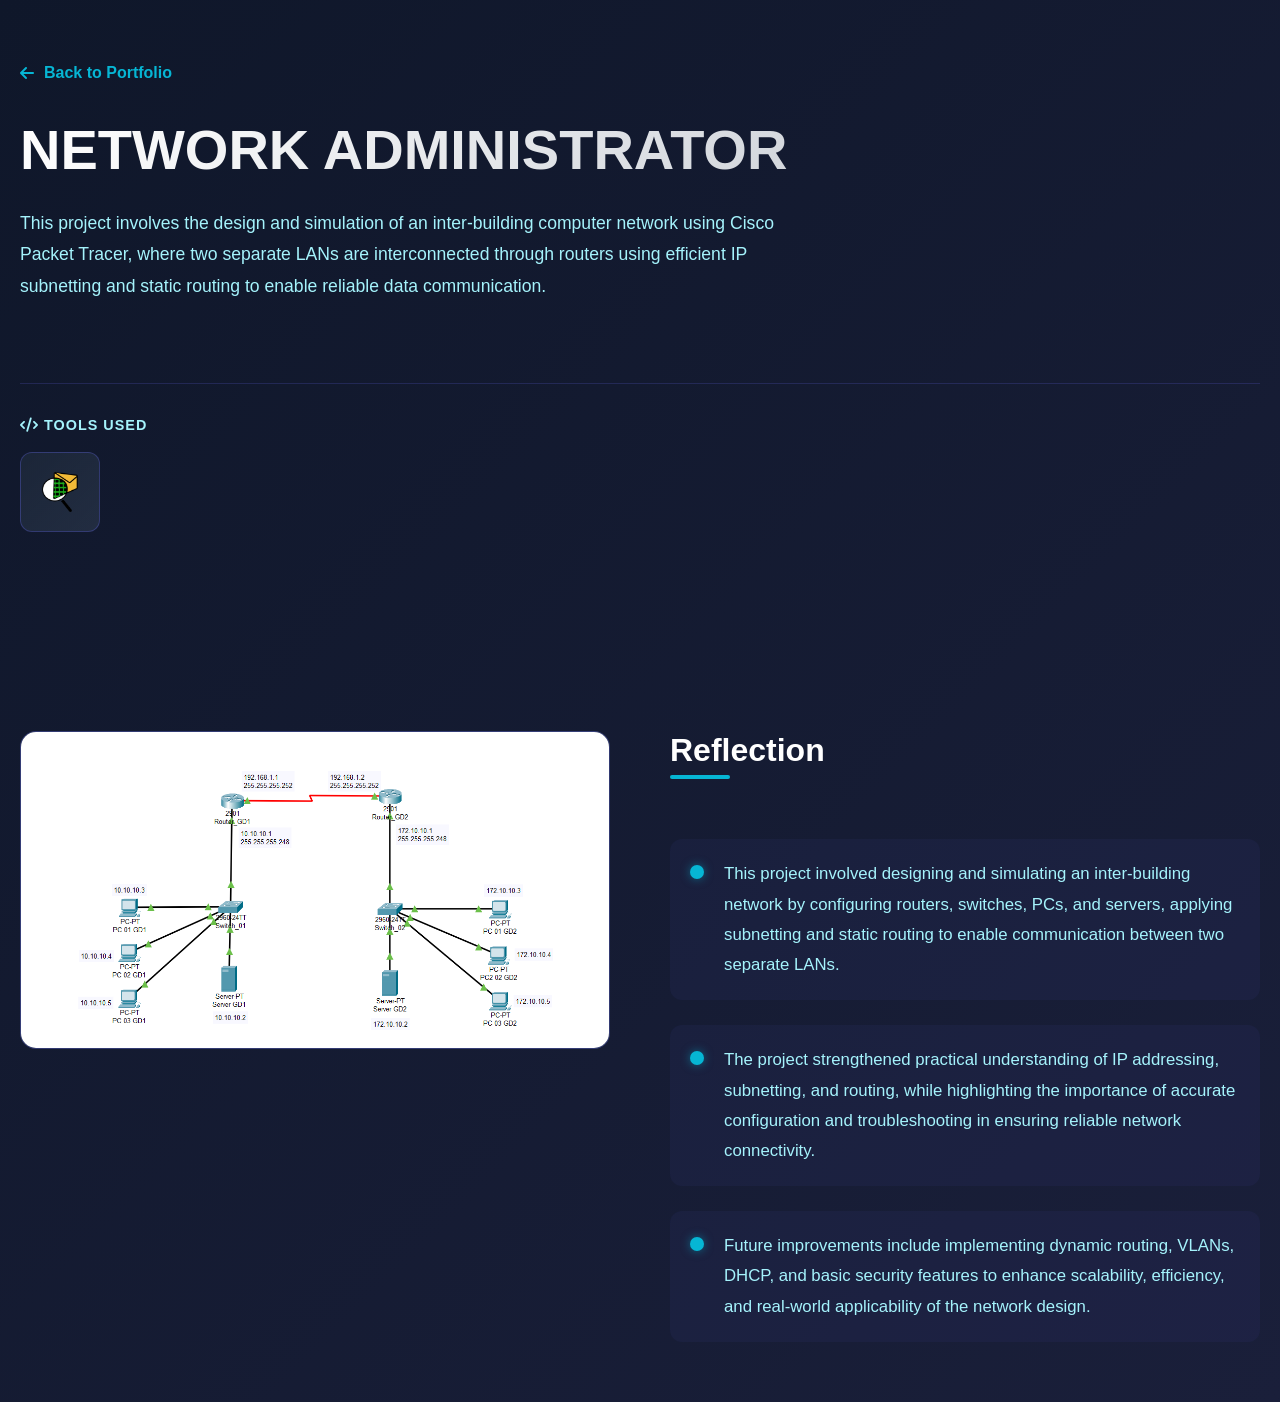
<file: projects/cisco.html>
<!DOCTYPE html>
<html lang="id">
<head>
    <meta charset="UTF-8">
    <meta name="viewport" content="width=device-width, initial-scale=1.0">
    <title>Network Administrator - Project Details</title>
    <link href="https://cdn.jsdelivr.net/npm/bootstrap@5.3.0/dist/css/bootstrap.min.css" rel="stylesheet">
    <link rel="stylesheet" href="https://cdnjs.cloudflare.com/ajax/libs/font-awesome/6.4.0/css/all.min.css">
    <link rel="stylesheet" href="../style.css">
    <style>
        :root {
            --primary-color: #06b6d4;
            --text-light: #cffafe;
            --text-muted: #a5f3fc;
            --bg-dark: #0f172a;
            --card-bg: #1e293b;
        }

        * {
            margin: 0;
            padding: 0;
            box-sizing: border-box;
        }

        body {
            background: linear-gradient(135deg, #0f172a 0%, #1a1f3a 100%);
            color: var(--text-light);
            font-family: 'Segoe UI', Tahoma, Geneva, Verdana, sans-serif;
            overflow-x: hidden;
            min-height: 100vh;
            display: flex;
            flex-direction: column;
        }

        /* Keyframe Animations */
        @keyframes fadeInUp {
            from {
                opacity: 0;
                transform: translateY(30px);
            }
            to {
                opacity: 1;
                transform: translateY(0);
            }
        }

        @keyframes float {
            0%, 100% { transform: translateY(0px); }
            50% { transform: translateY(-8px); }
        }

        @keyframes glow {
            0%, 100% { box-shadow: 0 0 20px rgba(6, 182, 212, 0.5); }
            50% { box-shadow: 0 0 30px rgba(6, 182, 212, 0.8); }
        }

        @keyframes slideInLeft {
            from {
                opacity: 0;
                transform: translateX(-30px);
            }
            to {
                opacity: 1;
                transform: translateX(0);
            }
        }

        @keyframes pulse {
            0%, 100% { transform: scale(1); }
            50% { transform: scale(1.05); }
        }

        .container-main {
            display: grid;
            grid-template-rows: 1fr 1fr;
            gap: 60px;
            max-width: 1400px;
            margin: 0 auto;
            padding: 60px 20px;
            width: 100%;
            min-height: 100vh;
            align-items: start;
        }

        /* Row 1 - Top Section */
        .row-1 {
            display: flex;
            flex-direction: column;
            justify-content: center;
            gap: 40px;
        }

        .project-header {
            max-width: 800px;
        }

        .back-link {
            display: inline-flex;
            align-items: center;
            gap: 10px;
            color: var(--primary-color);
            text-decoration: none;
            margin-bottom: 30px;
            transition: all 0.3s ease;
            font-weight: 600;
            animation: slideInLeft 0.6s ease-out;
        }

        .back-link:hover {
            transform: translateX(-8px);
            color: #fff;
        }

        .back-link:hover i {
            animation: slideInLeft 0.5s ease;
        }

        .project-title {
            font-size: clamp(2.5rem, 6vw, 3.5rem);
            font-weight: 900;
            background: linear-gradient(135deg, #fff 0%, #d1d5db 100%);
            -webkit-background-clip: text;
            -webkit-text-fill-color: transparent;
            background-clip: text;
            margin-bottom: 25px;
            line-height: 1.2;
            animation: fadeInUp 0.7s ease-out;
        }

        .project-title:hover {
            animation: none;
            text-shadow: 0 0 20px rgba(255, 255, 255, 0.2);
        }

        .project-description {
            font-size: 1.1rem;
            color: var(--text-muted);
            line-height: 1.8;
            margin-bottom: 40px;
            animation: fadeInUp 0.8s ease-out;
        }

        .project-description:hover {
            color: var(--text-light);
            transition: color 0.3s ease;
        }

        /* Tools and Button Section */
        .tools-button-section {
            display: flex;
            flex-wrap: wrap;
            gap: 40px;
            align-items: center;
            padding-top: 30px;
            border-top: 1px solid rgba(99, 102, 241, 0.2);
        }

        .tools-group {
            display: flex;
            flex-direction: column;
            gap: 15px;
        }

        .tools-label {
            font-size: 0.9rem;
            color: var(--text-muted);
            text-transform: uppercase;
            letter-spacing: 1px;
            font-weight: 600;
        }

        .tools-list {
            display: flex;
            gap: 15px;
            flex-wrap: wrap;
            align-items: center;
        }

        .tool-badge {
            background: linear-gradient(135deg, rgba(30, 41, 59, 0.8) 0%, rgba(51, 65, 85, 0.5) 100%);
            border: 1px solid rgba(99, 102, 241, 0.3);
            border-radius: 12px;
            padding: 12px 16px;
            font-size: 0.85rem;
            color: #fff;
            display: flex;
            flex-direction: column;
            align-items: center;
            justify-content: center;
            gap: 10px;
            transition: all 0.3s ease;
            width: 80px;
            height: 80px;
            animation: fadeInUp 0.8s ease-out;
        }

        .tool-badge:hover {
            transform: scale(1.15) translateY(-12px);
            box-shadow: 0 0 25px rgba(6, 182, 212, 0.7), 0 10px 20px rgba(6, 182, 212, 0.4);
            border-color: var(--primary);
            background: linear-gradient(135deg, rgba(6, 182, 212, 0.3) 0%, rgba(51, 65, 85, 0.6) 100%);
        }

        .tool-badge img {
            width: 40px;
            height: 40px;
            object-fit: contain;
            transition: filter 0.3s ease;
        }

        .tool-badge:hover img {
            filter: brightness(1.3) drop-shadow(0 0 8px var(--primary));
        }

        .tool-badge-name {
            font-weight: 600;
            text-align: center;
            font-size: 0.8rem;
        }

        .buttons-group {
            display: flex;
            gap: 20px;
            flex-wrap: wrap;
            align-items: center;
            justify-content: center;
        }

        .buttons-group .btn {
            
            color: #1e293b;
            border: none;
            padding: 12px 40px;
            font-weight: 600;
            transition: all 0.3s ease;
            animation: fadeInUp 0.9s ease-out;
        }

        .buttons-group .btn:hover {
            background: #007efc;
            transform: translateY(-4px) scale(1.05);
            box-shadow: 0 12px 35px rgba(255, 255, 255, 0.3), 0 0 20px rgba(0, 126, 252, 0.5);
            color: #1e293b;
        }

        /* Row 2 - Bottom Section */
        .row-2 {
            display: grid;
            grid-template-columns: 1fr 1fr;
            gap: 60px;
            align-items: start;
        }

        /* Project Image */
        .project-image {
            display: flex;
            align-items: center;
            justify-content: center;
        }

        .image-container {
            width: 100%;
            background: linear-gradient(135deg, rgba(30, 41, 59, 0.8) 0%, rgba(51, 65, 85, 0.5) 100%);
            border: 1px solid rgba(99, 102, 241, 0.3);
            border-radius: 16px;
            overflow: hidden;
            transition: all 0.3s ease;
            cursor: pointer;
            animation: fadeInUp 0.9s ease-out;
        }

        .image-container:hover {
            transform: translateY(-15px);
            box-shadow: 0 20px 40px rgba(6, 182, 212, 0.3), 0 0 30px rgba(6, 182, 212, 0.2);
            border-color: var(--primary);
        }

        .image-link {
            text-decoration: none;
            display: block;
            position: relative;
        }

        .image-overlay {
            position: absolute;
            top: 0;
            left: 0;
            width: 100%;
            height: 100%;
            background: rgba(6, 182, 212, 0.9);
            display: flex;
            align-items: center;
            justify-content: center;
            opacity: 0;
            transition: opacity 0.3s ease;
            border-radius: 16px;
        }

        .image-link:hover .image-overlay {
            opacity: 1;
        }

        .overlay-content {
            text-align: center;
            color: #0f172a;
            font-weight: 700;
            font-size: 1.2rem;
            display: flex;
            flex-direction: column;
            align-items: center;
            gap: 12px;
            animation: fadeInUp 0.4s ease-out;
        }

        .overlay-icon {
            font-size: 2.5rem;
            color: #0f172a;
            animation: float 3s ease-in-out infinite;
        }

        .image-container img {
            width: 100%;
            height: auto;
            display: block;
        }

        .image-container img:hover {
            filter: brightness(0.9);
        }

        /* Key Features */
        .features-container {
            display: flex;
            flex-direction: column;
            gap: 30px;
        }

        .features-title {
            font-size: 2rem;
            font-weight: 800;
            color: #fff;
            margin-bottom: 10px;
            position: relative;
            display: inline-block;
            animation: fadeInUp 0.9s ease-out;
        }

        .features-title::after {
            content: '';
            position: absolute;
            bottom: -10px;
            left: 0;
            height: 4px;
            width: 60px;
            background: var(--primary-color);
            border-radius: 2px;
            animation: slideInLeft 0.8s ease-out;
        }

        .features-list {
            display: grid;
            grid-template-columns: 1fr;
            gap: 25px;
            margin-top: 30px;
        }

        .feature-item {
            display: flex;
            gap: 20px;
            align-items: flex-start;
            animation: fadeInUp 0.9s ease-out;
            padding: 20px;
            border-radius: 12px;
            background: rgba(99, 102, 241, 0.05);
            transition: all 0.3s ease;
        }

        .feature-item:nth-child(1) {
            animation-delay: 0s;
        }

        .feature-item:nth-child(2) {
            animation-delay: 0.1s;
        }

        .feature-item:nth-child(3) {
            animation-delay: 0.2s;
        }

        .feature-item:hover {
            background: rgba(99, 102, 241, 0.1);
            transform: translateX(10px);
            box-shadow: -5px 0 15px rgba(6, 182, 212, 0.2);
        }

        .feature-dot {
            width: 14px;
            height: 14px;
            background: var(--primary-color);
            border-radius: 50%;
            margin-top: 6px;
            flex-shrink: 0;
            animation: pulse 2s ease-in-out infinite;
            box-shadow: 0 0 10px rgba(6, 182, 212, 0.5);
        }

        .feature-text {
            color: var(--text-muted);
            line-height: 1.8;
            font-size: 1.05rem;
            transition: color 0.3s ease;
        }

        .feature-item:hover .feature-text {
            color: var(--text-light);
        }

        /* Responsive */
        @media (max-width: 1024px) {
            .container-main {
                grid-template-rows: auto auto;
                gap: 50px;
                padding: 50px 20px;
            }

            .row-2 {
                grid-template-columns: 1fr;
                gap: 50px;
            }

            .tools-button-section {
                flex-direction: column;
                align-items: flex-start;
                gap: 30px;
            }

            .buttons-group {
                width: 100%;
                flex-direction: column;
            }

            .image-overlay {
                opacity: 1;
            }
        }

        @media (max-width: 768px) {
            .container-main {
                padding: 40px 20px;
                gap: 40px;
            }

            .project-title {
                font-size: 2rem;
            }

            .project-description {
                font-size: 1rem;
            }

            .tools-button-section {
                flex-direction: column;
                align-items: flex-start;
                gap: 25px;
            }

            .buttons-group {
                width: 100%;
                flex-direction: column;
            }

            .features-title {
                font-size: 1.5rem;
            }

            .feature-text {
                font-size: 0.95rem;
            }

            .tools-list {
                width: 100%;
            }
        }
    </style>
</head>
<body>

    <div class="container-main">
        <!-- ROW 1 -->
        <div class="row-1">
            <div class="project-header">
                <a href="../index.html" class="back-link" data-i18n="back_to_portfolio">
                    <i class="fas fa-arrow-left"></i> Kembali ke Portfolio
                </a>

                <h1 class="project-title">NETWORK ADMINISTRATOR</h1>

                <p class="project-description" data-i18n="proj_cisco_desc">
                    This project involves the design and simulation of an inter-building computer network using Cisco Packet Tracer, where two separate LANs are interconnected through routers using efficient IP subnetting and static routing to enable reliable data communication.
                </p>
            </div>

            <div class="tools-button-section">
                <div class="tools-group">
                    <div class="tools-label" data-i18n="tools_used">
                        <i class="fas fa-code"></i> Tools Used
                    </div>
                    <div class="tools-list">
                        <div class="tool-badge">
                            <img src="../assets/image/tools/cisco-packet-tracer.png" alt="Premiere">
                        </div>
                    </div>
                </div>

            </div>
        </div>

        <!-- ROW 2 -->
        <div class="row-2">
            <!-- Project Image -->
            <div class="project-image">
                <a href="../assets/documents/IMPLEMENTATION OF INTER.pdf" target="_blank" rel="noopener noreferrer" class="image-link">
                    <div class="image-container">
                        <img src="../assets/image/project/cisco.png" alt="GETEKSI 2025 Project">
                    </div>
                    <div class="image-overlay">
                        <div class="overlay-content" data-i18n="view_project">
                            <i class="fas fa-eye overlay-icon"></i>
                            <span>View</span>
                        </div>
                    </div>
                </a>
            </div>

            <!-- Key Features -->
            <div class="features-container">
                <h2 class="features-title" data-i18n="reflection_title">Reflection</h2>

                <div class="features-list">
                    <div class="feature-item">
                        <div class="feature-dot"></div>
                        <div class="feature-text" data-i18n="proj_cisco_feat_1">
                            This project involved designing and simulating an inter-building network by configuring routers, switches, PCs, and servers, applying subnetting and static routing to enable communication between two separate LANs.
                        </div>
                    </div>
                    <div class="feature-item">
                        <div class="feature-dot"></div>
                        <div class="feature-text" data-i18n="proj_cisco_feat_2">
                            The project strengthened practical understanding of IP addressing, subnetting, and routing, while highlighting the importance of accurate configuration and troubleshooting in ensuring reliable network connectivity.
                        </div>
                    </div>
                    <div class="feature-item">
                        <div class="feature-dot"></div>
                        <div class="feature-text" data-i18n="proj_cisco_feat_3">
                            Future improvements include implementing dynamic routing, VLANs, DHCP, and basic security features to enhance scalability, efficiency, and real-world applicability of the network design.
                        </div>
                    </div>
                </div>
            </div>
        </div>
    </div>

    <script src="https://cdn.jsdelivr.net/npm/bootstrap@5.3.0/dist/js/bootstrap.bundle.min.js"></script>
    <script src="../translations.js"></script>
    <script src="../script.js"></script>
</body>
</html>
</file>
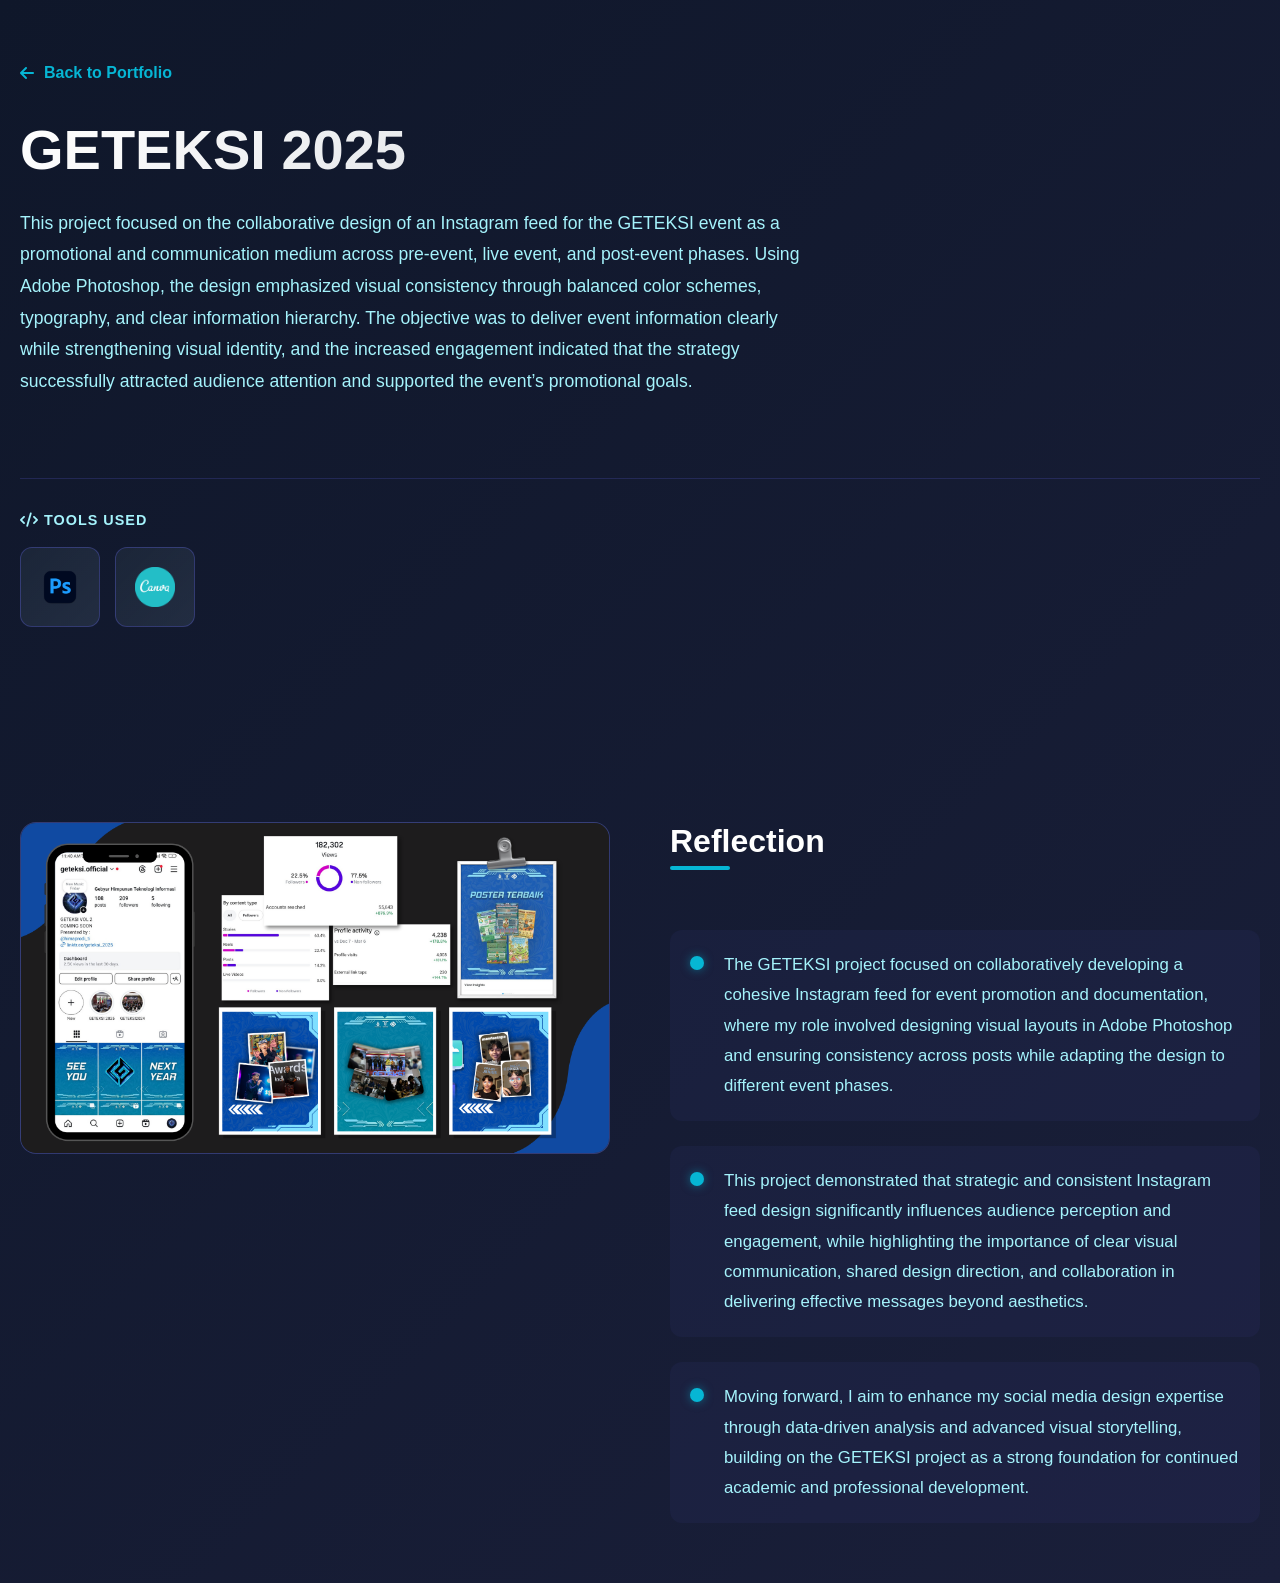
<file: projects/geteksi.html>
<!DOCTYPE html>
<html lang="id">
<head>
    <meta charset="UTF-8">
    <meta name="viewport" content="width=device-width, initial-scale=1.0">
    <title>GETEKSI-2025 - Project Details</title>
    <link href="https://cdn.jsdelivr.net/npm/bootstrap@5.3.0/dist/css/bootstrap.min.css" rel="stylesheet">
    <link rel="stylesheet" href="https://cdnjs.cloudflare.com/ajax/libs/font-awesome/6.4.0/css/all.min.css">
    <link rel="stylesheet" href="../style.css">
    <style>
        :root {
            --primary-color: #06b6d4;
            --text-light: #cffafe;
            --text-muted: #a5f3fc;
            --bg-dark: #0f172a;
            --card-bg: #1e293b;
        }

        * {
            margin: 0;
            padding: 0;
            box-sizing: border-box;
        }

        body {
            background: linear-gradient(135deg, #0f172a 0%, #1a1f3a 100%);
            color: var(--text-light);
            font-family: 'Segoe UI', Tahoma, Geneva, Verdana, sans-serif;
            overflow-x: hidden;
            min-height: 100vh;
            display: flex;
            flex-direction: column;
        }

        /* Keyframe Animations */
        @keyframes fadeInUp {
            from {
                opacity: 0;
                transform: translateY(30px);
            }
            to {
                opacity: 1;
                transform: translateY(0);
            }
        }

        @keyframes float {
            0%, 100% { transform: translateY(0px); }
            50% { transform: translateY(-8px); }
        }

        @keyframes glow {
            0%, 100% { box-shadow: 0 0 20px rgba(6, 182, 212, 0.5); }
            50% { box-shadow: 0 0 30px rgba(6, 182, 212, 0.8); }
        }

        @keyframes slideInLeft {
            from {
                opacity: 0;
                transform: translateX(-30px);
            }
            to {
                opacity: 1;
                transform: translateX(0);
            }
        }

        @keyframes pulse {
            0%, 100% { transform: scale(1); }
            50% { transform: scale(1.05); }
        }

        .container-main {
            display: grid;
            grid-template-rows: 1fr 1fr;
            gap: 60px;
            max-width: 1400px;
            margin: 0 auto;
            padding: 60px 20px;
            width: 100%;
            min-height: 100vh;
            align-items: start;
        }

        /* Row 1 - Top Section */
        .row-1 {
            display: flex;
            flex-direction: column;
            justify-content: center;
            gap: 40px;
        }

        .project-header {
            max-width: 800px;
        }

        .back-link {
            display: inline-flex;
            align-items: center;
            gap: 10px;
            color: var(--primary-color);
            text-decoration: none;
            margin-bottom: 30px;
            transition: all 0.3s ease;
            font-weight: 600;
            animation: slideInLeft 0.6s ease-out;
        }

        .back-link:hover {
            transform: translateX(-8px);
            color: #fff;
        }

        .back-link:hover i {
            animation: slideInLeft 0.5s ease;
        }

        .project-title {
            font-size: clamp(2.5rem, 6vw, 3.5rem);
            font-weight: 900;
            background: linear-gradient(135deg, #fff 0%, #d1d5db 100%);
            -webkit-background-clip: text;
            -webkit-text-fill-color: transparent;
            background-clip: text;
            margin-bottom: 25px;
            line-height: 1.2;
            animation: fadeInUp 0.7s ease-out;
        }

        .project-title:hover {
            animation: none;
            text-shadow: 0 0 20px rgba(255, 255, 255, 0.2);
        }

        .project-description {
            font-size: 1.1rem;
            color: var(--text-muted);
            line-height: 1.8;
            margin-bottom: 40px;
            animation: fadeInUp 0.8s ease-out;
        }

        .project-description:hover {
            color: var(--text-light);
            transition: color 0.3s ease;
        }

        /* Tools and Button Section */
        .tools-button-section {
            display: flex;
            flex-wrap: wrap;
            gap: 40px;
            align-items: center;
            padding-top: 30px;
            border-top: 1px solid rgba(99, 102, 241, 0.2);
        }

        .tools-group {
            display: flex;
            flex-direction: column;
            gap: 15px;
        }

        .tools-label {
            font-size: 0.9rem;
            color: var(--text-muted);
            text-transform: uppercase;
            letter-spacing: 1px;
            font-weight: 600;
        }

        .tools-list {
            display: flex;
            gap: 15px;
            flex-wrap: wrap;
            align-items: center;
        }

        .tool-badge {
            background: linear-gradient(135deg, rgba(30, 41, 59, 0.8) 0%, rgba(51, 65, 85, 0.5) 100%);
            border: 1px solid rgba(99, 102, 241, 0.3);
            border-radius: 12px;
            padding: 12px 16px;
            font-size: 0.85rem;
            color: #fff;
            display: flex;
            flex-direction: column;
            align-items: center;
            justify-content: center;
            gap: 10px;
            transition: all 0.3s ease;
            width: 80px;
            height: 80px;
            animation: fadeInUp 0.8s ease-out;
        }

        .tool-badge:hover {
            transform: scale(1.15) translateY(-12px);
            box-shadow: 0 0 25px rgba(6, 182, 212, 0.7), 0 10px 20px rgba(6, 182, 212, 0.4);
            border-color: var(--primary);
            background: linear-gradient(135deg, rgba(6, 182, 212, 0.3) 0%, rgba(51, 65, 85, 0.6) 100%);
        }

        .tool-badge img {
            width: 40px;
            height: 40px;
            object-fit: contain;
            transition: filter 0.3s ease;
        }

        .tool-badge:hover img {
            filter: brightness(1.3) drop-shadow(0 0 8px var(--primary));
        }

        .tool-badge-name {
            font-weight: 600;
            text-align: center;
            font-size: 0.8rem;
        }

        .buttons-group {
            display: flex;
            gap: 20px;
            flex-wrap: wrap;
            align-items: center;
            justify-content: center;
        }

        .buttons-group .btn {
            
            color: #1e293b;
            border: none;
            padding: 12px 40px;
            font-weight: 600;
            transition: all 0.3s ease;
            animation: fadeInUp 0.9s ease-out;
        }

        .buttons-group .btn:hover {
            background: #007efc;
            transform: translateY(-4px) scale(1.05);
            box-shadow: 0 12px 35px rgba(255, 255, 255, 0.3), 0 0 20px rgba(0, 126, 252, 0.5);
            color: #1e293b;
        }

        /* Row 2 - Bottom Section */
        .row-2 {
            display: grid;
            grid-template-columns: 1fr 1fr;
            gap: 60px;
            align-items: start;
        }

        /* Project Image */
        .project-image {
            display: flex;
            align-items: center;
            justify-content: center;
        }

        .image-container {
            width: 100%;
            background: linear-gradient(135deg, rgba(30, 41, 59, 0.8) 0%, rgba(51, 65, 85, 0.5) 100%);
            border: 1px solid rgba(99, 102, 241, 0.3);
            border-radius: 16px;
            overflow: hidden;
            transition: all 0.3s ease;
            cursor: pointer;
            animation: fadeInUp 0.9s ease-out;
        }

        .image-container:hover {
            transform: translateY(-15px);
            box-shadow: 0 20px 40px rgba(6, 182, 212, 0.3), 0 0 30px rgba(6, 182, 212, 0.2);
            border-color: var(--primary);
        }

        .image-link {
            text-decoration: none;
            display: block;
            position: relative;
        }

        .image-overlay {
            position: absolute;
            top: 0;
            left: 0;
            width: 100%;
            height: 100%;
            background: rgba(6, 182, 212, 0.9);
            display: flex;
            align-items: center;
            justify-content: center;
            opacity: 0;
            transition: opacity 0.3s ease;
            border-radius: 16px;
        }

        .image-link:hover .image-overlay {
            opacity: 1;
        }

        .overlay-content {
            text-align: center;
            color: #0f172a;
            font-weight: 700;
            font-size: 1.2rem;
            display: flex;
            flex-direction: column;
            align-items: center;
            gap: 12px;
            animation: fadeInUp 0.4s ease-out;
        }

        .overlay-icon {
            font-size: 2.5rem;
            color: #0f172a;
            animation: float 3s ease-in-out infinite;
        }

        .image-container img {
            width: 100%;
            height: auto;
            display: block;
        }

        .image-container img:hover {
            filter: brightness(0.9);
        }

        /* Key Features */
        .features-container {
            display: flex;
            flex-direction: column;
            gap: 30px;
        }

        .features-title {
            font-size: 2rem;
            font-weight: 800;
            color: #fff;
            margin-bottom: 10px;
            position: relative;
            display: inline-block;
            animation: fadeInUp 0.9s ease-out;
        }

        .features-title::after {
            content: '';
            position: absolute;
            bottom: -10px;
            left: 0;
            height: 4px;
            width: 60px;
            background: var(--primary-color);
            border-radius: 2px;
            animation: slideInLeft 0.8s ease-out;
        }

        .features-list {
            display: grid;
            grid-template-columns: 1fr;
            gap: 25px;
            margin-top: 30px;
        }

        .feature-item {
            display: flex;
            gap: 20px;
            align-items: flex-start;
            animation: fadeInUp 0.9s ease-out;
            padding: 20px;
            border-radius: 12px;
            background: rgba(99, 102, 241, 0.05);
            transition: all 0.3s ease;
        }

        .feature-item:nth-child(1) {
            animation-delay: 0s;
        }

        .feature-item:nth-child(2) {
            animation-delay: 0.1s;
        }

        .feature-item:nth-child(3) {
            animation-delay: 0.2s;
        }

        .feature-item:hover {
            background: rgba(99, 102, 241, 0.1);
            transform: translateX(10px);
            box-shadow: -5px 0 15px rgba(6, 182, 212, 0.2);
        }

        .feature-dot {
            width: 14px;
            height: 14px;
            background: var(--primary-color);
            border-radius: 50%;
            margin-top: 6px;
            flex-shrink: 0;
            animation: pulse 2s ease-in-out infinite;
            box-shadow: 0 0 10px rgba(6, 182, 212, 0.5);
        }

        .feature-text {
            color: var(--text-muted);
            line-height: 1.8;
            font-size: 1.05rem;
            transition: color 0.3s ease;
        }

        .feature-item:hover .feature-text {
            color: var(--text-light);
        }

        /* Responsive */
        @media (max-width: 1024px) {
            .container-main {
                grid-template-rows: auto auto;
                gap: 50px;
                padding: 50px 20px;
            }

            .row-2 {
                grid-template-columns: 1fr;
                gap: 50px;
            }

            .tools-button-section {
                flex-direction: column;
                align-items: flex-start;
                gap: 30px;
            }

            .buttons-group {
                width: 100%;
                flex-direction: column;
            }

            .image-overlay {
                opacity: 1;
            }
        }

        @media (max-width: 768px) {
            .container-main {
                padding: 40px 20px;
                gap: 40px;
            }

            .project-title {
                font-size: 2rem;
            }

            .project-description {
                font-size: 1rem;
            }

            .tools-button-section {
                flex-direction: column;
                align-items: flex-start;
                gap: 25px;
            }

            .buttons-group {
                width: 100%;
                flex-direction: column;
            }

            .features-title {
                font-size: 1.5rem;
            }

            .feature-text {
                font-size: 0.95rem;
            }

            .tools-list {
                width: 100%;
            }
        }
    </style>
</head>
<body>

    <div class="container-main">
        <!-- ROW 1 -->
        <div class="row-1">
            <div class="project-header">
                <a href="../index.html" class="back-link" data-i18n="back_to_portfolio">
                    <i class="fas fa-arrow-left"></i> Kembali ke Portfolio
                </a>

                <h1 class="project-title">GETEKSI 2025</h1>

                <p class="project-description" data-i18n="proj_geteksi_desc">
                    This project focused on the collaborative design of an Instagram feed for the GETEKSI event as a promotional and communication medium across pre-event, live event, and post-event phases. Using Adobe Photoshop, the design emphasized visual consistency through balanced color schemes, typography, and clear information hierarchy. The objective was to deliver event information clearly while strengthening visual identity, and the increased engagement indicated that the strategy successfully attracted audience attention and supported the event’s promotional goals.
                </p>
            </div>

            <div class="tools-button-section">
                <div class="tools-group">
                    <div class="tools-label" data-i18n="tools_used">
                        <i class="fas fa-code"></i> Tools Used
                    </div>
                    <div class="tools-list">
                        <div class="tool-badge">
                            <img src="../assets/image/tools/photoshop.png" alt="Photoshop">
                        </div>
                                                <div class="tool-badge">
                            <img src="../assets/image/tools/canva.png" alt="Canva">
                        </div>
                    </div>
                </div>

            </div>
        </div>

        <!-- ROW 2 -->
        <div class="row-2">
            <!-- Project Image -->
            <div class="project-image">
                <a href="https://www.instagram.com/geteksi.official?utm_source=ig_web_button_share_sheet&igsh=ZDNlZDc0MzIxNw==" target="_blank" rel="noopener noreferrer" class="image-link">
                    <div class="image-container">
                        <img src="../assets/image/project/GETEKSI 2025.png" alt="GETEKSI 2025 Project">
                    </div>
                    <div class="image-overlay">
                        <div class="overlay-content" data-i18n="view_project">
                            <i class="fas fa-eye overlay-icon"></i>
                            <span>View</span>
                        </div>
                    </div>
                </a>
            </div>

            <!-- Key Features -->
            <div class="features-container">
                <h2 class="features-title" data-i18n="reflection_title">Reflection</h2>

                <div class="features-list">
                    <div class="feature-item">
                        <div class="feature-dot"></div>
                        <div class="feature-text" data-i18n="proj_geteksi_feat_1">
                            The GETEKSI project focused on collaboratively developing a cohesive Instagram feed for event promotion and documentation, where my role involved designing visual layouts in Adobe Photoshop and ensuring consistency across posts while adapting the design to different event phases.
                        </div>
                    </div>
                    <div class="feature-item">
                        <div class="feature-dot"></div>
                        <div class="feature-text" data-i18n="proj_geteksi_feat_2">
                            This project demonstrated that strategic and consistent Instagram feed design significantly influences audience perception and engagement, while highlighting the importance of clear visual communication, shared design direction, and collaboration in delivering effective messages beyond aesthetics.
                        </div>
                    </div>
                    <div class="feature-item">
                        <div class="feature-dot"></div>
                        <div class="feature-text" data-i18n="proj_geteksi_feat_3">
                            Moving forward, I aim to enhance my social media design expertise through data-driven analysis and advanced visual storytelling, building on the GETEKSI project as a strong foundation for continued academic and professional development.
                        </div>
                    </div>
                </div>
            </div>
        </div>
    </div>

    <script src="https://cdn.jsdelivr.net/npm/bootstrap@5.3.0/dist/js/bootstrap.bundle.min.js"></script>
    <script src="../translations.js"></script>
    <script src="../script.js"></script>
</body>
</html>
</file>
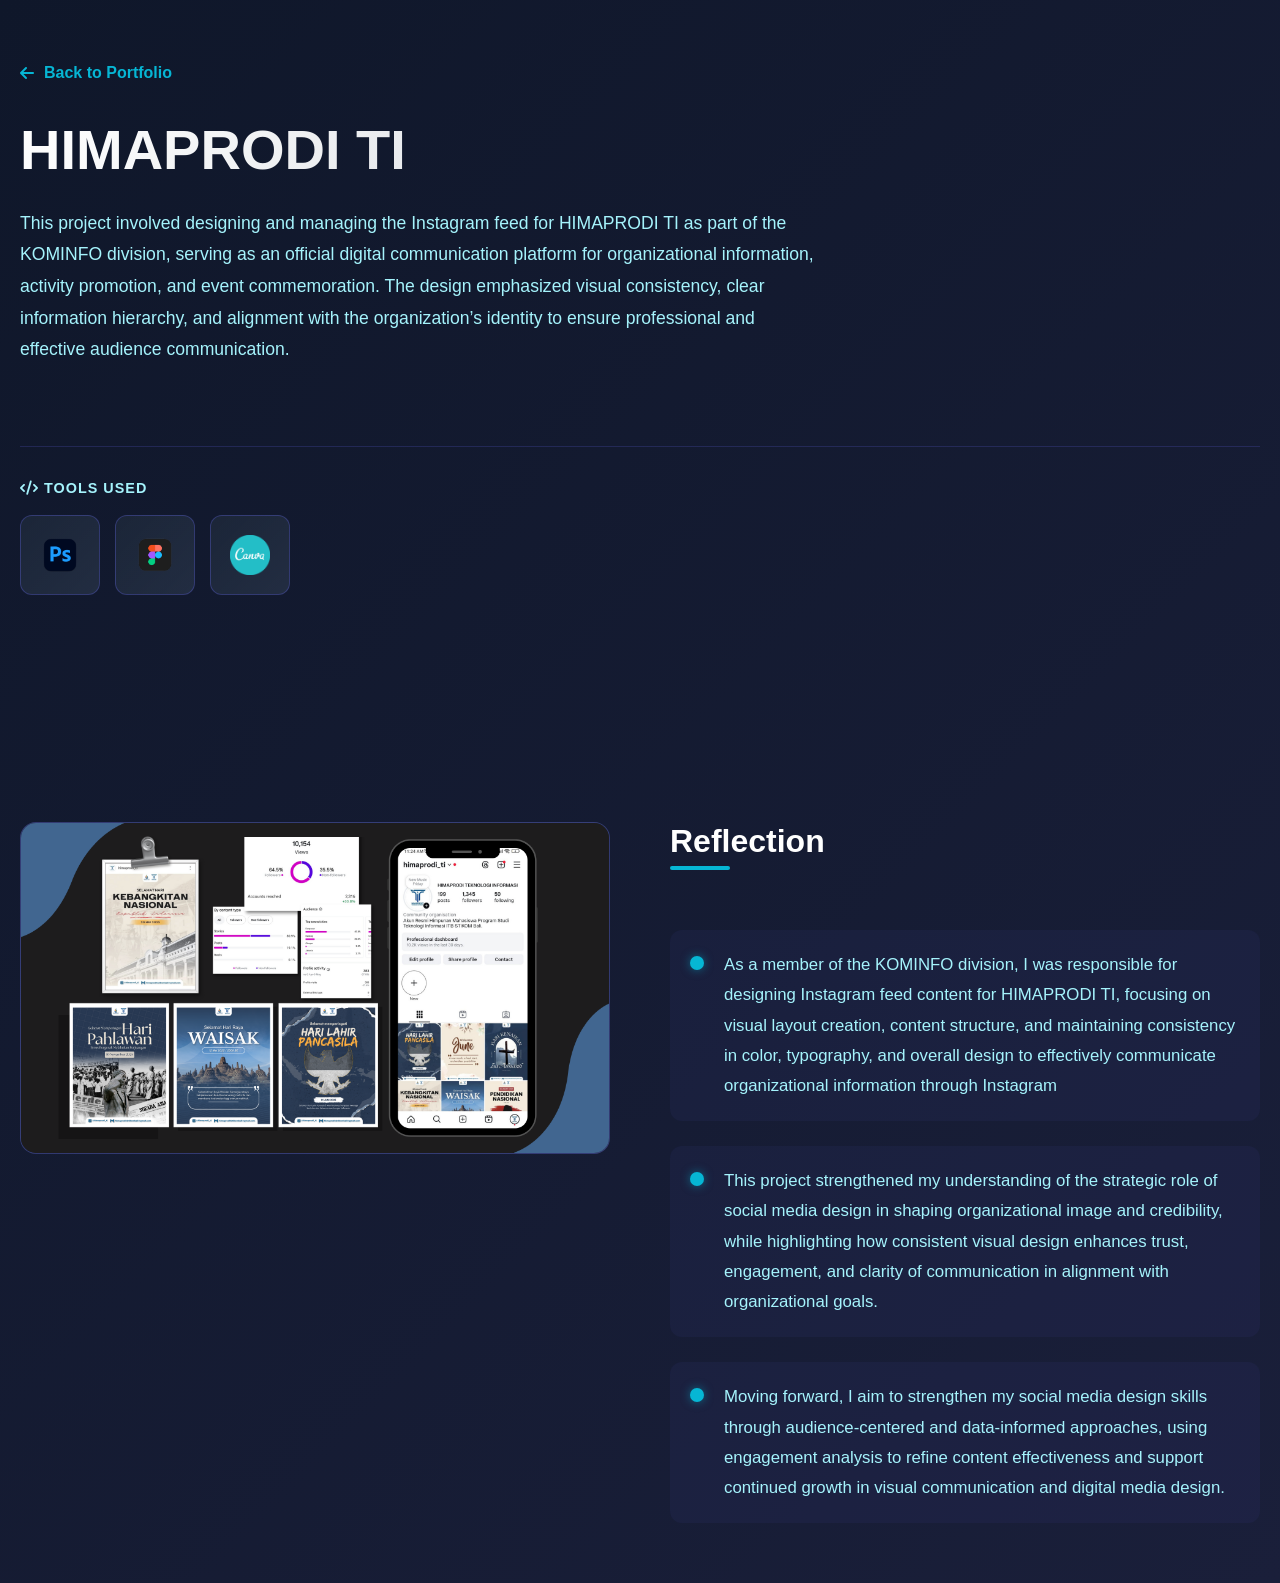
<file: projects/himaprodi.html>
<!DOCTYPE html>
<html lang="id">
<head>
    <meta charset="UTF-8">
    <meta name="viewport" content="width=device-width, initial-scale=1.0">
    <title>HIMAPRODI TI - Project Details</title>
    <link href="https://cdn.jsdelivr.net/npm/bootstrap@5.3.0/dist/css/bootstrap.min.css" rel="stylesheet">
    <link rel="stylesheet" href="https://cdnjs.cloudflare.com/ajax/libs/font-awesome/6.4.0/css/all.min.css">
    <link rel="stylesheet" href="../style.css">
    <style>
        :root {
            --primary-color: #06b6d4;
            --text-light: #cffafe;
            --text-muted: #a5f3fc;
            --bg-dark: #0f172a;
            --card-bg: #1e293b;
        }

        * {
            margin: 0;
            padding: 0;
            box-sizing: border-box;
        }

        body {
            background: linear-gradient(135deg, #0f172a 0%, #1a1f3a 100%);
            color: var(--text-light);
            font-family: 'Segoe UI', Tahoma, Geneva, Verdana, sans-serif;
            overflow-x: hidden;
            min-height: 100vh;
            display: flex;
            flex-direction: column;
        }

        /* Keyframe Animations */
        @keyframes fadeInUp {
            from {
                opacity: 0;
                transform: translateY(30px);
            }
            to {
                opacity: 1;
                transform: translateY(0);
            }
        }

        @keyframes float {
            0%, 100% { transform: translateY(0px); }
            50% { transform: translateY(-8px); }
        }

        @keyframes glow {
            0%, 100% { box-shadow: 0 0 20px rgba(6, 182, 212, 0.5); }
            50% { box-shadow: 0 0 30px rgba(6, 182, 212, 0.8); }
        }

        @keyframes slideInLeft {
            from {
                opacity: 0;
                transform: translateX(-30px);
            }
            to {
                opacity: 1;
                transform: translateX(0);
            }
        }

        @keyframes pulse {
            0%, 100% { transform: scale(1); }
            50% { transform: scale(1.05); }
        }

        .container-main {
            display: grid;
            grid-template-rows: 1fr 1fr;
            gap: 60px;
            max-width: 1400px;
            margin: 0 auto;
            padding: 60px 20px;
            width: 100%;
            min-height: 100vh;
            align-items: start;
        }

        /* Row 1 - Top Section */
        .row-1 {
            display: flex;
            flex-direction: column;
            justify-content: center;
            gap: 40px;
        }

        .project-header {
            max-width: 800px;
        }

        .back-link {
            display: inline-flex;
            align-items: center;
            gap: 10px;
            color: var(--primary-color);
            text-decoration: none;
            margin-bottom: 30px;
            transition: all 0.3s ease;
            font-weight: 600;
            animation: slideInLeft 0.6s ease-out;
        }

        .back-link:hover {
            transform: translateX(-8px);
            color: #fff;
        }

        .back-link:hover i {
            animation: slideInLeft 0.5s ease;
        }

        .project-title {
            font-size: clamp(2.5rem, 6vw, 3.5rem);
            font-weight: 900;
            background: linear-gradient(135deg, #fff 0%, #d1d5db 100%);
            -webkit-background-clip: text;
            -webkit-text-fill-color: transparent;
            background-clip: text;
            margin-bottom: 25px;
            line-height: 1.2;
            animation: fadeInUp 0.7s ease-out;
        }

        .project-title:hover {
            animation: none;
            text-shadow: 0 0 20px rgba(255, 255, 255, 0.2);
        }

        .project-description {
            font-size: 1.1rem;
            color: var(--text-muted);
            line-height: 1.8;
            margin-bottom: 40px;
            animation: fadeInUp 0.8s ease-out;
        }

        .project-description:hover {
            color: var(--text-light);
            transition: color 0.3s ease;
        }

        /* Tools and Button Section */
        .tools-button-section {
            display: flex;
            flex-wrap: wrap;
            gap: 40px;
            align-items: center;
            padding-top: 30px;
            border-top: 1px solid rgba(99, 102, 241, 0.2);
        }

        .tools-group {
            display: flex;
            flex-direction: column;
            gap: 15px;
        }

        .tools-label {
            font-size: 0.9rem;
            color: var(--text-muted);
            text-transform: uppercase;
            letter-spacing: 1px;
            font-weight: 600;
        }

        .tools-list {
            display: flex;
            gap: 15px;
            flex-wrap: wrap;
            align-items: center;
        }

        .tool-badge {
            background: linear-gradient(135deg, rgba(30, 41, 59, 0.8) 0%, rgba(51, 65, 85, 0.5) 100%);
            border: 1px solid rgba(99, 102, 241, 0.3);
            border-radius: 12px;
            padding: 12px 16px;
            font-size: 0.85rem;
            color: #fff;
            display: flex;
            flex-direction: column;
            align-items: center;
            justify-content: center;
            gap: 10px;
            transition: all 0.3s ease;
            width: 80px;
            height: 80px;
            animation: fadeInUp 0.8s ease-out;
        }

        .tool-badge:hover {
            transform: scale(1.15) translateY(-12px);
            box-shadow: 0 0 25px rgba(6, 182, 212, 0.7), 0 10px 20px rgba(6, 182, 212, 0.4);
            border-color: var(--primary);
            background: linear-gradient(135deg, rgba(6, 182, 212, 0.3) 0%, rgba(51, 65, 85, 0.6) 100%);
        }

        .tool-badge img {
            width: 40px;
            height: 40px;
            object-fit: contain;
            transition: filter 0.3s ease;
        }

        .tool-badge:hover img {
            filter: brightness(1.3) drop-shadow(0 0 8px var(--primary));
        }

        .tool-badge-name {
            font-weight: 600;
            text-align: center;
            font-size: 0.8rem;
        }

        .buttons-group {
            display: flex;
            gap: 20px;
            flex-wrap: wrap;
            align-items: center;
            justify-content: center;
        }

        .buttons-group .btn {
            
            color: #1e293b;
            border: none;
            padding: 12px 40px;
            font-weight: 600;
            transition: all 0.3s ease;
            animation: fadeInUp 0.9s ease-out;
        }

        .buttons-group .btn:hover {
            background: #007efc;
            transform: translateY(-4px) scale(1.05);
            box-shadow: 0 12px 35px rgba(255, 255, 255, 0.3), 0 0 20px rgba(0, 126, 252, 0.5);
            color: #1e293b;
        }

        /* Row 2 - Bottom Section */
        .row-2 {
            display: grid;
            grid-template-columns: 1fr 1fr;
            gap: 60px;
            align-items: start;
        }

        /* Project Image */
        .project-image {
            display: flex;
            align-items: center;
            justify-content: center;
        }

        .image-container {
            width: 100%;
            background: linear-gradient(135deg, rgba(30, 41, 59, 0.8) 0%, rgba(51, 65, 85, 0.5) 100%);
            border: 1px solid rgba(99, 102, 241, 0.3);
            border-radius: 16px;
            overflow: hidden;
            transition: all 0.3s ease;
            cursor: pointer;
            animation: fadeInUp 0.9s ease-out;
        }

        .image-container:hover {
            transform: translateY(-15px);
            box-shadow: 0 20px 40px rgba(6, 182, 212, 0.3), 0 0 30px rgba(6, 182, 212, 0.2);
            border-color: var(--primary);
        }

        .image-link {
            text-decoration: none;
            display: block;
            position: relative;
        }

        .image-overlay {
            position: absolute;
            top: 0;
            left: 0;
            width: 100%;
            height: 100%;
            background: rgba(6, 182, 212, 0.9);
            display: flex;
            align-items: center;
            justify-content: center;
            opacity: 0;
            transition: opacity 0.3s ease;
            border-radius: 16px;
        }

        .image-link:hover .image-overlay {
            opacity: 1;
        }

        .overlay-content {
            text-align: center;
            color: #0f172a;
            font-weight: 700;
            font-size: 1.2rem;
            display: flex;
            flex-direction: column;
            align-items: center;
            gap: 12px;
            animation: fadeInUp 0.4s ease-out;
        }

        .overlay-icon {
            font-size: 2.5rem;
            color: #0f172a;
            animation: float 3s ease-in-out infinite;
        }

        .image-container img {
            width: 100%;
            height: auto;
            display: block;
        }

        .image-container img:hover {
            filter: brightness(0.9);
        }

        /* Key Features */
        .features-container {
            display: flex;
            flex-direction: column;
            gap: 30px;
        }

        .features-title {
            font-size: 2rem;
            font-weight: 800;
            color: #fff;
            margin-bottom: 10px;
            position: relative;
            display: inline-block;
            animation: fadeInUp 0.9s ease-out;
        }

        .features-title::after {
            content: '';
            position: absolute;
            bottom: -10px;
            left: 0;
            height: 4px;
            width: 60px;
            background: var(--primary-color);
            border-radius: 2px;
            animation: slideInLeft 0.8s ease-out;
        }

        .features-list {
            display: grid;
            grid-template-columns: 1fr;
            gap: 25px;
            margin-top: 30px;
        }

        .feature-item {
            display: flex;
            gap: 20px;
            align-items: flex-start;
            animation: fadeInUp 0.9s ease-out;
            padding: 20px;
            border-radius: 12px;
            background: rgba(99, 102, 241, 0.05);
            transition: all 0.3s ease;
        }

        .feature-item:nth-child(1) {
            animation-delay: 0s;
        }

        .feature-item:nth-child(2) {
            animation-delay: 0.1s;
        }

        .feature-item:nth-child(3) {
            animation-delay: 0.2s;
        }

        .feature-item:hover {
            background: rgba(99, 102, 241, 0.1);
            transform: translateX(10px);
            box-shadow: -5px 0 15px rgba(6, 182, 212, 0.2);
        }

        .feature-dot {
            width: 14px;
            height: 14px;
            background: var(--primary-color);
            border-radius: 50%;
            margin-top: 6px;
            flex-shrink: 0;
            animation: pulse 2s ease-in-out infinite;
            box-shadow: 0 0 10px rgba(6, 182, 212, 0.5);
        }

        .feature-text {
            color: var(--text-muted);
            line-height: 1.8;
            font-size: 1.05rem;
            transition: color 0.3s ease;
        }

        .feature-item:hover .feature-text {
            color: var(--text-light);
        }

        /* Responsive */
        @media (max-width: 1024px) {
            .container-main {
                grid-template-rows: auto auto;
                gap: 50px;
                padding: 50px 20px;
            }

            .row-2 {
                grid-template-columns: 1fr;
                gap: 50px;
            }

            .tools-button-section {
                flex-direction: column;
                align-items: flex-start;
                gap: 30px;
            }

            .buttons-group {
                width: 100%;
                flex-direction: column;
            }

            .image-overlay {
                opacity: 1;
            }
        }

        @media (max-width: 768px) {
            .container-main {
                padding: 40px 20px;
                gap: 40px;
            }

            .project-title {
                font-size: 2rem;
            }

            .project-description {
                font-size: 1rem;
            }

            .tools-button-section {
                flex-direction: column;
                align-items: flex-start;
                gap: 25px;
            }

            .buttons-group {
                width: 100%;
                flex-direction: column;
            }

            .features-title {
                font-size: 1.5rem;
            }

            .feature-text {
                font-size: 0.95rem;
            }

            .tools-list {
                width: 100%;
            }
        }
    </style>
</head>
<body>

    <div class="container-main">
        <!-- ROW 1 -->
        <div class="row-1">
            <div class="project-header">
                <a href="../index.html" class="back-link" data-i18n="back_to_portfolio">
                    <i class="fas fa-arrow-left"></i> Kembali ke Portfolio
                </a>

                <h1 class="project-title">HIMAPRODI TI</h1>

                <p class="project-description" data-i18n="proj_himaprodi_desc">
                    This project involved designing and managing the Instagram feed for HIMAPRODI TI as part of the KOMINFO division, serving as an official digital communication platform for organizational information, activity promotion, and event commemoration. The design emphasized visual consistency, clear information hierarchy, and alignment with the organization’s identity to ensure professional and effective audience communication.
                </p>
            </div>

            <div class="tools-button-section">
                <div class="tools-group">
                    <div class="tools-label" data-i18n="tools_used">
                        <i class="fas fa-code"></i> Tools Used
                    </div>
                    <div class="tools-list">
                        <div class="tool-badge">
                            <img src="../assets/image/tools/photoshop.png" alt="Photoshop">
                        </div>
                        <div class="tool-badge">
                            <img src="../assets/image/tools/figma.png" alt="Figma">
                        </div>
                        <div class="tool-badge">
                            <img src="../assets/image/tools/canva.png" alt="Canva">
                        </div>
                    </div>
                </div>

            </div>
        </div>

        <!-- ROW 2 -->
        <div class="row-2">
            <!-- Project Image -->
            <div class="project-image">
                <a href="https://www.instagram.com/himaprodi_ti?utm_source=ig_web_button_share_sheet&igsh=ZDNlZDc0MzIxNw==" target="_blank" rel="noopener noreferrer" class="image-link">
                    <div class="image-container">
                        <img src="../assets/image/project/HIMAPRODI TI.png" alt="GETEKSI 2025 Project">
                    </div>
                    <div class="image-overlay">
                        <div class="overlay-content" data-i18n="view_project">
                            <i class="fas fa-eye overlay-icon"></i>
                            <span>View</span>
                        </div>
                    </div>
                </a>
            </div>

            <!-- Key Features -->
            <div class="features-container">
                <h2 class="features-title" data-i18n="reflection_title">Reflection</h2>

                <div class="features-list">
                    <div class="feature-item">
                        <div class="feature-dot"></div>
                        <div class="feature-text" data-i18n="proj_himaprodi_feat_1">
                            As a member of the KOMINFO division, I was responsible for designing Instagram feed content for HIMAPRODI TI, focusing on visual layout creation, content structure, and maintaining consistency in color, typography, and overall design to effectively communicate organizational information through Instagram
                        </div>
                    </div>
                    <div class="feature-item">
                        <div class="feature-dot"></div>
                        <div class="feature-text" data-i18n="proj_himaprodi_feat_2">
                            This project strengthened my understanding of the strategic role of social media design in shaping organizational image and credibility, while highlighting how consistent visual design enhances trust, engagement, and clarity of communication in alignment with organizational goals.
                        </div>
                    </div>
                    <div class="feature-item">
                        <div class="feature-dot"></div>
                        <div class="feature-text" data-i18n="proj_himaprodi_feat_3">
                            Moving forward, I aim to strengthen my social media design skills through audience-centered and data-informed approaches, using engagement analysis to refine content effectiveness and support continued growth in visual communication and digital media design.
                        </div>
                    </div>
                </div>
            </div>
        </div>
    </div>

    <script src="https://cdn.jsdelivr.net/npm/bootstrap@5.3.0/dist/js/bootstrap.bundle.min.js"></script>
    <script src="../translations.js"></script>
    <script src="../script.js"></script>
</body>
</html>
</file>
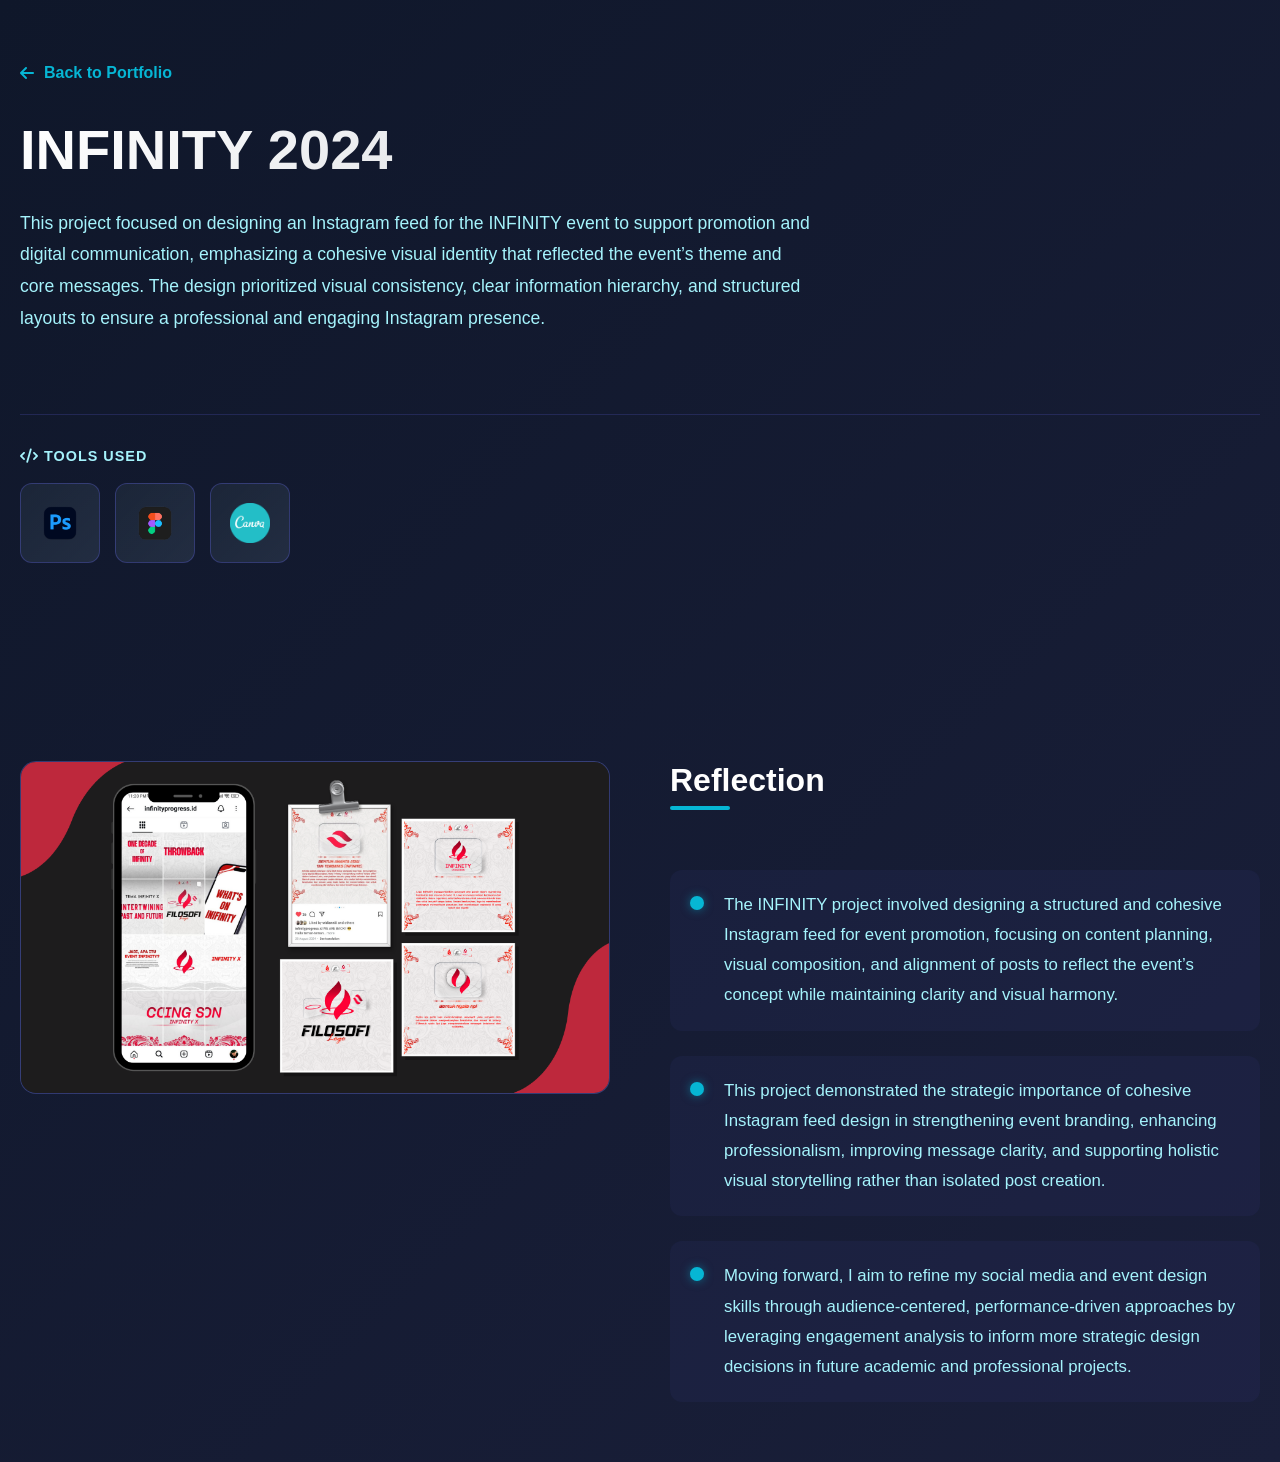
<file: projects/infinity.html>
<!DOCTYPE html>
<html lang="id">
<head>
    <meta charset="UTF-8">
    <meta name="viewport" content="width=device-width, initial-scale=1.0">
    <title>INFINITY 2024 - Project Details</title>
    <link href="https://cdn.jsdelivr.net/npm/bootstrap@5.3.0/dist/css/bootstrap.min.css" rel="stylesheet">
    <link rel="stylesheet" href="https://cdnjs.cloudflare.com/ajax/libs/font-awesome/6.4.0/css/all.min.css">
    <link rel="stylesheet" href="../style.css">
    <style>
        :root {
            --primary-color: #06b6d4;
            --text-light: #cffafe;
            --text-muted: #a5f3fc;
            --bg-dark: #0f172a;
            --card-bg: #1e293b;
        }

        * {
            margin: 0;
            padding: 0;
            box-sizing: border-box;
        }

        body {
            background: linear-gradient(135deg, #0f172a 0%, #1a1f3a 100%);
            color: var(--text-light);
            font-family: 'Segoe UI', Tahoma, Geneva, Verdana, sans-serif;
            overflow-x: hidden;
            min-height: 100vh;
            display: flex;
            flex-direction: column;
        }

        /* Keyframe Animations */
        @keyframes fadeInUp {
            from {
                opacity: 0;
                transform: translateY(30px);
            }
            to {
                opacity: 1;
                transform: translateY(0);
            }
        }

        @keyframes float {
            0%, 100% { transform: translateY(0px); }
            50% { transform: translateY(-8px); }
        }

        @keyframes glow {
            0%, 100% { box-shadow: 0 0 20px rgba(6, 182, 212, 0.5); }
            50% { box-shadow: 0 0 30px rgba(6, 182, 212, 0.8); }
        }

        @keyframes slideInLeft {
            from {
                opacity: 0;
                transform: translateX(-30px);
            }
            to {
                opacity: 1;
                transform: translateX(0);
            }
        }

        @keyframes pulse {
            0%, 100% { transform: scale(1); }
            50% { transform: scale(1.05); }
        }

        .container-main {
            display: grid;
            grid-template-rows: 1fr 1fr;
            gap: 60px;
            max-width: 1400px;
            margin: 0 auto;
            padding: 60px 20px;
            width: 100%;
            min-height: 100vh;
            align-items: start;
        }

        /* Row 1 - Top Section */
        .row-1 {
            display: flex;
            flex-direction: column;
            justify-content: center;
            gap: 40px;
        }

        .project-header {
            max-width: 800px;
        }

        .back-link {
            display: inline-flex;
            align-items: center;
            gap: 10px;
            color: var(--primary-color);
            text-decoration: none;
            margin-bottom: 30px;
            transition: all 0.3s ease;
            font-weight: 600;
            animation: slideInLeft 0.6s ease-out;
        }

        .back-link:hover {
            transform: translateX(-8px);
            color: #fff;
        }

        .back-link:hover i {
            animation: slideInLeft 0.5s ease;
        }

        .project-title {
            font-size: clamp(2.5rem, 6vw, 3.5rem);
            font-weight: 900;
            background: linear-gradient(135deg, #fff 0%, #d1d5db 100%);
            -webkit-background-clip: text;
            -webkit-text-fill-color: transparent;
            background-clip: text;
            margin-bottom: 25px;
            line-height: 1.2;
            animation: fadeInUp 0.7s ease-out;
        }

        .project-title:hover {
            animation: none;
            text-shadow: 0 0 20px rgba(255, 255, 255, 0.2);
        }

        .project-description {
            font-size: 1.1rem;
            color: var(--text-muted);
            line-height: 1.8;
            margin-bottom: 40px;
            animation: fadeInUp 0.8s ease-out;
        }

        .project-description:hover {
            color: var(--text-light);
            transition: color 0.3s ease;
        }

        /* Tools and Button Section */
        .tools-button-section {
            display: flex;
            flex-wrap: wrap;
            gap: 40px;
            align-items: center;
            padding-top: 30px;
            border-top: 1px solid rgba(99, 102, 241, 0.2);
        }

        .tools-group {
            display: flex;
            flex-direction: column;
            gap: 15px;
        }

        .tools-label {
            font-size: 0.9rem;
            color: var(--text-muted);
            text-transform: uppercase;
            letter-spacing: 1px;
            font-weight: 600;
        }

        .tools-list {
            display: flex;
            gap: 15px;
            flex-wrap: wrap;
            align-items: center;
        }

        .tool-badge {
            background: linear-gradient(135deg, rgba(30, 41, 59, 0.8) 0%, rgba(51, 65, 85, 0.5) 100%);
            border: 1px solid rgba(99, 102, 241, 0.3);
            border-radius: 12px;
            padding: 12px 16px;
            font-size: 0.85rem;
            color: #fff;
            display: flex;
            flex-direction: column;
            align-items: center;
            justify-content: center;
            gap: 10px;
            transition: all 0.3s ease;
            width: 80px;
            height: 80px;
            animation: fadeInUp 0.8s ease-out;
        }

        .tool-badge:hover {
            transform: scale(1.15) translateY(-12px);
            box-shadow: 0 0 25px rgba(6, 182, 212, 0.7), 0 10px 20px rgba(6, 182, 212, 0.4);
            border-color: var(--primary);
            background: linear-gradient(135deg, rgba(6, 182, 212, 0.3) 0%, rgba(51, 65, 85, 0.6) 100%);
        }

        .tool-badge img {
            width: 40px;
            height: 40px;
            object-fit: contain;
            transition: filter 0.3s ease;
        }

        .tool-badge:hover img {
            filter: brightness(1.3) drop-shadow(0 0 8px var(--primary));
        }

        .tool-badge-name {
            font-weight: 600;
            text-align: center;
            font-size: 0.8rem;
        }

        .buttons-group {
            display: flex;
            gap: 20px;
            flex-wrap: wrap;
            align-items: center;
            justify-content: center;
        }

        .buttons-group .btn {
            
            color: #1e293b;
            border: none;
            padding: 12px 40px;
            font-weight: 600;
            transition: all 0.3s ease;
            animation: fadeInUp 0.9s ease-out;
        }

        .buttons-group .btn:hover {
            background: #007efc;
            transform: translateY(-4px) scale(1.05);
            box-shadow: 0 12px 35px rgba(255, 255, 255, 0.3), 0 0 20px rgba(0, 126, 252, 0.5);
            color: #1e293b;
        }

        /* Row 2 - Bottom Section */
        .row-2 {
            display: grid;
            grid-template-columns: 1fr 1fr;
            gap: 60px;
            align-items: start;
        }

        /* Project Image */
        .project-image {
            display: flex;
            align-items: center;
            justify-content: center;
        }

        .image-container {
            width: 100%;
            background: linear-gradient(135deg, rgba(30, 41, 59, 0.8) 0%, rgba(51, 65, 85, 0.5) 100%);
            border: 1px solid rgba(99, 102, 241, 0.3);
            border-radius: 16px;
            overflow: hidden;
            transition: all 0.3s ease;
            cursor: pointer;
            animation: fadeInUp 0.9s ease-out;
        }

        .image-container:hover {
            transform: translateY(-15px);
            box-shadow: 0 20px 40px rgba(6, 182, 212, 0.3), 0 0 30px rgba(6, 182, 212, 0.2);
            border-color: var(--primary);
        }

        .image-link {
            text-decoration: none;
            display: block;
            position: relative;
        }

        .image-overlay {
            position: absolute;
            top: 0;
            left: 0;
            width: 100%;
            height: 100%;
            background: rgba(6, 182, 212, 0.9);
            display: flex;
            align-items: center;
            justify-content: center;
            opacity: 0;
            transition: opacity 0.3s ease;
            border-radius: 16px;
        }

        .image-link:hover .image-overlay {
            opacity: 1;
        }

        .overlay-content {
            text-align: center;
            color: #0f172a;
            font-weight: 700;
            font-size: 1.2rem;
            display: flex;
            flex-direction: column;
            align-items: center;
            gap: 12px;
            animation: fadeInUp 0.4s ease-out;
        }

        .overlay-icon {
            font-size: 2.5rem;
            color: #0f172a;
            animation: float 3s ease-in-out infinite;
        }

        .image-container img {
            width: 100%;
            height: auto;
            display: block;
        }

        .image-container img:hover {
            filter: brightness(0.9);
        }

        /* Key Features */
        .features-container {
            display: flex;
            flex-direction: column;
            gap: 30px;
        }

        .features-title {
            font-size: 2rem;
            font-weight: 800;
            color: #fff;
            margin-bottom: 10px;
            position: relative;
            display: inline-block;
            animation: fadeInUp 0.9s ease-out;
        }

        .features-title::after {
            content: '';
            position: absolute;
            bottom: -10px;
            left: 0;
            height: 4px;
            width: 60px;
            background: var(--primary-color);
            border-radius: 2px;
            animation: slideInLeft 0.8s ease-out;
        }

        .features-list {
            display: grid;
            grid-template-columns: 1fr;
            gap: 25px;
            margin-top: 30px;
        }

        .feature-item {
            display: flex;
            gap: 20px;
            align-items: flex-start;
            animation: fadeInUp 0.9s ease-out;
            padding: 20px;
            border-radius: 12px;
            background: rgba(99, 102, 241, 0.05);
            transition: all 0.3s ease;
        }

        .feature-item:nth-child(1) {
            animation-delay: 0s;
        }

        .feature-item:nth-child(2) {
            animation-delay: 0.1s;
        }

        .feature-item:nth-child(3) {
            animation-delay: 0.2s;
        }

        .feature-item:hover {
            background: rgba(99, 102, 241, 0.1);
            transform: translateX(10px);
            box-shadow: -5px 0 15px rgba(6, 182, 212, 0.2);
        }

        .feature-dot {
            width: 14px;
            height: 14px;
            background: var(--primary-color);
            border-radius: 50%;
            margin-top: 6px;
            flex-shrink: 0;
            animation: pulse 2s ease-in-out infinite;
            box-shadow: 0 0 10px rgba(6, 182, 212, 0.5);
        }

        .feature-text {
            color: var(--text-muted);
            line-height: 1.8;
            font-size: 1.05rem;
            transition: color 0.3s ease;
        }

        .feature-item:hover .feature-text {
            color: var(--text-light);
        }

        /* Responsive */
        @media (max-width: 1024px) {
            .container-main {
                grid-template-rows: auto auto;
                gap: 50px;
                padding: 50px 20px;
            }

            .row-2 {
                grid-template-columns: 1fr;
                gap: 50px;
            }

            .tools-button-section {
                flex-direction: column;
                align-items: flex-start;
                gap: 30px;
            }

            .buttons-group {
                width: 100%;
                flex-direction: column;
            }

            .image-overlay {
                opacity: 1;
            }
        }

        @media (max-width: 768px) {
            .container-main {
                padding: 40px 20px;
                gap: 40px;
            }

            .project-title {
                font-size: 2rem;
            }

            .project-description {
                font-size: 1rem;
            }

            .tools-button-section {
                flex-direction: column;
                align-items: flex-start;
                gap: 25px;
            }

            .buttons-group {
                width: 100%;
                flex-direction: column;
            }

            .features-title {
                font-size: 1.5rem;
            }

            .feature-text {
                font-size: 0.95rem;
            }

            .tools-list {
                width: 100%;
            }
        }
    </style>
</head>
<body>

    <div class="container-main">
        <!-- ROW 1 -->
        <div class="row-1">
            <div class="project-header">
                <a href="../index.html" class="back-link" data-i18n="back_to_portfolio">
                    <i class="fas fa-arrow-left"></i> Kembali ke Portfolio
                </a>

                <h1 class="project-title">INFINITY 2024</h1>

                <p class="project-description" data-i18n="proj_infinity_desc">
                    This project focused on designing an Instagram feed for the INFINITY event to support promotion and digital communication, emphasizing a cohesive visual identity that reflected the event’s theme and core messages. The design prioritized visual consistency, clear information hierarchy, and structured layouts to ensure a professional and engaging Instagram presence.
                </p>
            </div>

            <div class="tools-button-section">
                <div class="tools-group">
                    <div class="tools-label" data-i18n="tools_used">
                        <i class="fas fa-code"></i> Tools Used
                    </div>
                    <div class="tools-list">
                        <div class="tool-badge">
                            <img src="../assets/image/tools/photoshop.png" alt="Photoshop">
                        </div>
                        <div class="tool-badge">
                            <img src="../assets/image/tools/figma.png" alt="Figma">
                        </div>
                        <div class="tool-badge">
                            <img src="../assets/image/tools/canva.png" alt="Canva">
                        </div>
                    </div>
                </div>

            </div>
        </div>

        <!-- ROW 2 -->
        <div class="row-2">
            <!-- Project Image -->
            <div class="project-image">
                <a href="https://www.instagram.com/infinityprogress.id?utm_source=ig_web_button_share_sheet&igsh=ZDNlZDc0MzIxNw==" target="_blank" rel="noopener noreferrer" class="image-link">
                    <div class="image-container">
                        <img src="../assets/image/project/INFINITY 2024.png" alt="GETEKSI 2025 Project">
                    </div>
                    <div class="image-overlay">
                        <div class="overlay-content" data-i18n="view_project">
                            <i class="fas fa-eye overlay-icon"></i>
                            <span>View</span>
                        </div>
                    </div>
                </a>
            </div>

            <!-- Key Features -->
            <div class="features-container">
                <h2 class="features-title" data-i18n="reflection_title">Reflection</h2>

                <div class="features-list">
                    <div class="feature-item">
                        <div class="feature-dot"></div>
                        <div class="feature-text" data-i18n="proj_infinity_feat_1">
                            The INFINITY project involved designing a structured and cohesive Instagram feed for event promotion, focusing on content planning, visual composition, and alignment of posts to reflect the event’s concept while maintaining clarity and visual harmony.
                        </div>
                    </div>
                    <div class="feature-item">
                        <div class="feature-dot"></div>
                        <div class="feature-text" data-i18n="proj_infinity_feat_2">
                            This project demonstrated the strategic importance of cohesive Instagram feed design in strengthening event branding, enhancing professionalism, improving message clarity, and supporting holistic visual storytelling rather than isolated post creation.
                        </div>
                    </div>
                    <div class="feature-item">
                        <div class="feature-dot"></div>
                        <div class="feature-text" data-i18n="proj_infinity_feat_3">
                            Moving forward, I aim to refine my social media and event design skills through audience-centered, performance-driven approaches by leveraging engagement analysis to inform more strategic design decisions in future academic and professional projects.
                        </div>
                    </div>
                </div>
            </div>
        </div>
    </div>

    <script src="https://cdn.jsdelivr.net/npm/bootstrap@5.3.0/dist/js/bootstrap.bundle.min.js"></script>
    <script src="../translations.js"></script>
    <script src="../script.js"></script>
</body>
</html>
</file>
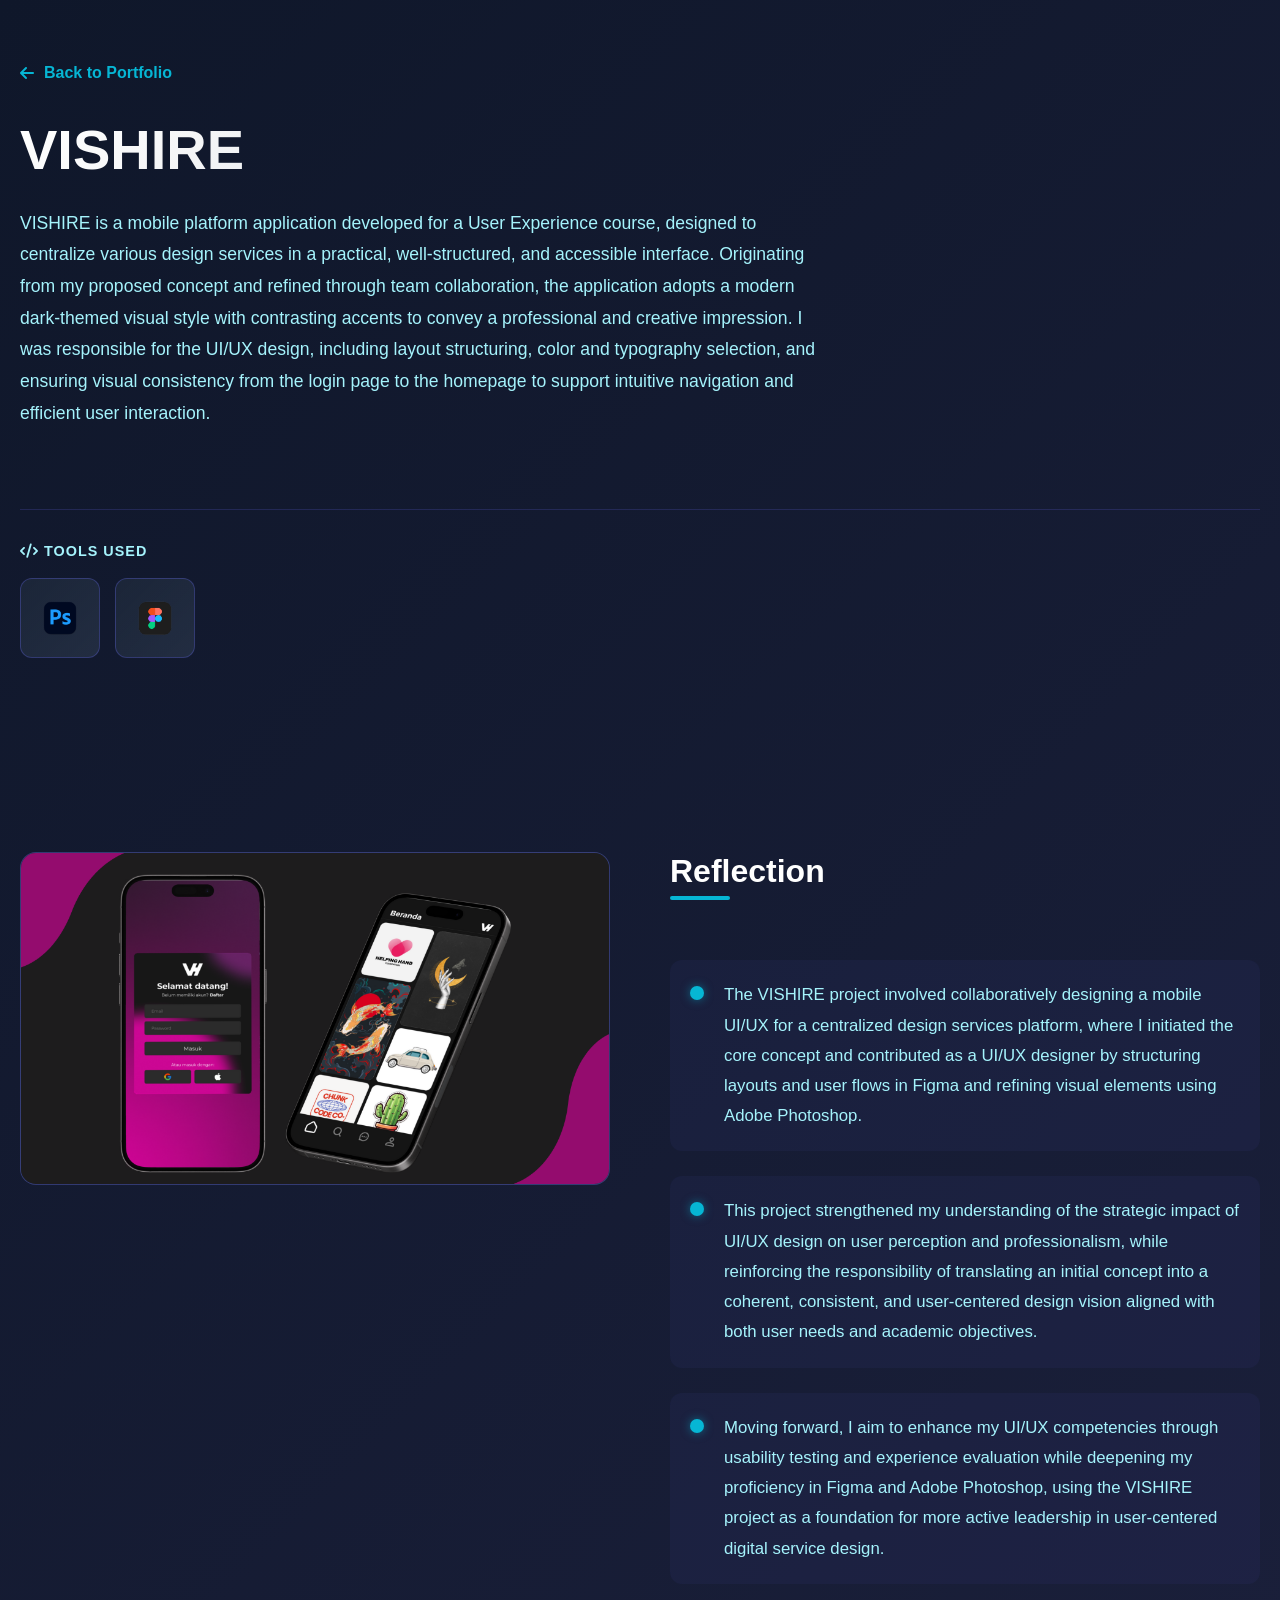
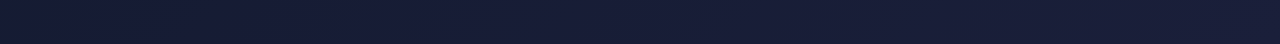
<file: projects/vishire.html>
<!DOCTYPE html>
<html lang="id">
<head>
    <meta charset="UTF-8">
    <meta name="viewport" content="width=device-width, initial-scale=1.0">
    <title>VISHIRE - Project Details</title>
    <link href="https://cdn.jsdelivr.net/npm/bootstrap@5.3.0/dist/css/bootstrap.min.css" rel="stylesheet">
    <link rel="stylesheet" href="https://cdnjs.cloudflare.com/ajax/libs/font-awesome/6.4.0/css/all.min.css">
    <link rel="stylesheet" href="../style.css">
    <style>
        :root {
            --primary-color: #06b6d4;
            --text-light: #cffafe;
            --text-muted: #a5f3fc;
            --bg-dark: #0f172a;
            --card-bg: #1e293b;
        }

        * {
            margin: 0;
            padding: 0;
            box-sizing: border-box;
        }

        body {
            background: linear-gradient(135deg, #0f172a 0%, #1a1f3a 100%);
            color: var(--text-light);
            font-family: 'Segoe UI', Tahoma, Geneva, Verdana, sans-serif;
            overflow-x: hidden;
            min-height: 100vh;
            display: flex;
            flex-direction: column;
        }

        /* Keyframe Animations */
        @keyframes fadeInUp {
            from {
                opacity: 0;
                transform: translateY(30px);
            }
            to {
                opacity: 1;
                transform: translateY(0);
            }
        }

        @keyframes float {
            0%, 100% { transform: translateY(0px); }
            50% { transform: translateY(-8px); }
        }

        @keyframes glow {
            0%, 100% { box-shadow: 0 0 20px rgba(6, 182, 212, 0.5); }
            50% { box-shadow: 0 0 30px rgba(6, 182, 212, 0.8); }
        }

        @keyframes slideInLeft {
            from {
                opacity: 0;
                transform: translateX(-30px);
            }
            to {
                opacity: 1;
                transform: translateX(0);
            }
        }

        @keyframes pulse {
            0%, 100% { transform: scale(1); }
            50% { transform: scale(1.05); }
        }

        .container-main {
            display: grid;
            grid-template-rows: 1fr 1fr;
            gap: 60px;
            max-width: 1400px;
            margin: 0 auto;
            padding: 60px 20px;
            width: 100%;
            min-height: 100vh;
            align-items: start;
        }

        /* Row 1 - Top Section */
        .row-1 {
            display: flex;
            flex-direction: column;
            justify-content: center;
            gap: 40px;
        }

        .project-header {
            max-width: 800px;
        }

        .back-link {
            display: inline-flex;
            align-items: center;
            gap: 10px;
            color: var(--primary-color);
            text-decoration: none;
            margin-bottom: 30px;
            transition: all 0.3s ease;
            font-weight: 600;
            animation: slideInLeft 0.6s ease-out;
        }

        .back-link:hover {
            transform: translateX(-8px);
            color: #fff;
        }

        .back-link:hover i {
            animation: slideInLeft 0.5s ease;
        }

        .project-title {
            font-size: clamp(2.5rem, 6vw, 3.5rem);
            font-weight: 900;
            background: linear-gradient(135deg, #fff 0%, #d1d5db 100%);
            -webkit-background-clip: text;
            -webkit-text-fill-color: transparent;
            background-clip: text;
            margin-bottom: 25px;
            line-height: 1.2;
            animation: fadeInUp 0.7s ease-out;
        }

        .project-title:hover {
            animation: none;
            text-shadow: 0 0 20px rgba(255, 255, 255, 0.2);
        }

        .project-description {
            font-size: 1.1rem;
            color: var(--text-muted);
            line-height: 1.8;
            margin-bottom: 40px;
            animation: fadeInUp 0.8s ease-out;
        }

        .project-description:hover {
            color: var(--text-light);
            transition: color 0.3s ease;
        }

        /* Tools and Button Section */
        .tools-button-section {
            display: flex;
            flex-wrap: wrap;
            gap: 40px;
            align-items: center;
            padding-top: 30px;
            border-top: 1px solid rgba(99, 102, 241, 0.2);
        }

        .tools-group {
            display: flex;
            flex-direction: column;
            gap: 15px;
        }

        .tools-label {
            font-size: 0.9rem;
            color: var(--text-muted);
            text-transform: uppercase;
            letter-spacing: 1px;
            font-weight: 600;
        }

        .tools-list {
            display: flex;
            gap: 15px;
            flex-wrap: wrap;
            align-items: center;
        }

        .tool-badge {
            background: linear-gradient(135deg, rgba(30, 41, 59, 0.8) 0%, rgba(51, 65, 85, 0.5) 100%);
            border: 1px solid rgba(99, 102, 241, 0.3);
            border-radius: 12px;
            padding: 12px 16px;
            font-size: 0.85rem;
            color: #fff;
            display: flex;
            flex-direction: column;
            align-items: center;
            justify-content: center;
            gap: 10px;
            transition: all 0.3s ease;
            width: 80px;
            height: 80px;
            animation: fadeInUp 0.8s ease-out;
        }

        .tool-badge:hover {
            transform: scale(1.15) translateY(-12px);
            box-shadow: 0 0 25px rgba(6, 182, 212, 0.7), 0 10px 20px rgba(6, 182, 212, 0.4);
            border-color: var(--primary);
            background: linear-gradient(135deg, rgba(6, 182, 212, 0.3) 0%, rgba(51, 65, 85, 0.6) 100%);
        }

        .tool-badge img {
            width: 40px;
            height: 40px;
            object-fit: contain;
            transition: filter 0.3s ease;
        }

        .tool-badge:hover img {
            filter: brightness(1.3) drop-shadow(0 0 8px var(--primary));
        }

        .tool-badge-name {
            font-weight: 600;
            text-align: center;
            font-size: 0.8rem;
        }

        .buttons-group {
            display: flex;
            gap: 20px;
            flex-wrap: wrap;
            align-items: center;
            justify-content: center;
        }

        .buttons-group .btn {
            
            color: #1e293b;
            border: none;
            padding: 12px 40px;
            font-weight: 600;
            transition: all 0.3s ease;
            animation: fadeInUp 0.9s ease-out;
        }

        .buttons-group .btn:hover {
            background: #007efc;
            transform: translateY(-4px) scale(1.05);
            box-shadow: 0 12px 35px rgba(255, 255, 255, 0.3), 0 0 20px rgba(0, 126, 252, 0.5);
            color: #1e293b;
        }

        /* Row 2 - Bottom Section */
        .row-2 {
            display: grid;
            grid-template-columns: 1fr 1fr;
            gap: 60px;
            align-items: start;
        }

        /* Project Image */
        .project-image {
            display: flex;
            align-items: center;
            justify-content: center;
        }

        .image-container {
            width: 100%;
            background: linear-gradient(135deg, rgba(30, 41, 59, 0.8) 0%, rgba(51, 65, 85, 0.5) 100%);
            border: 1px solid rgba(99, 102, 241, 0.3);
            border-radius: 16px;
            overflow: hidden;
            transition: all 0.3s ease;
            cursor: pointer;
            animation: fadeInUp 0.9s ease-out;
        }

        .image-container:hover {
            transform: translateY(-15px);
            box-shadow: 0 20px 40px rgba(6, 182, 212, 0.3), 0 0 30px rgba(6, 182, 212, 0.2);
            border-color: var(--primary);
        }

        .image-link {
            text-decoration: none;
            display: block;
            position: relative;
        }

        .image-overlay {
            position: absolute;
            top: 0;
            left: 0;
            width: 100%;
            height: 100%;
            background: rgba(6, 182, 212, 0.9);
            display: flex;
            align-items: center;
            justify-content: center;
            opacity: 0;
            transition: opacity 0.3s ease;
            border-radius: 16px;
        }

        .image-link:hover .image-overlay {
            opacity: 1;
        }

        .overlay-content {
            text-align: center;
            color: #0f172a;
            font-weight: 700;
            font-size: 1.2rem;
            display: flex;
            flex-direction: column;
            align-items: center;
            gap: 12px;
            animation: fadeInUp 0.4s ease-out;
        }

        .overlay-icon {
            font-size: 2.5rem;
            color: #0f172a;
            animation: float 3s ease-in-out infinite;
        }

        .image-container img {
            width: 100%;
            height: auto;
            display: block;
        }

        .image-container img:hover {
            filter: brightness(0.9);
        }

        /* Key Features */
        .features-container {
            display: flex;
            flex-direction: column;
            gap: 30px;
        }

        .features-title {
            font-size: 2rem;
            font-weight: 800;
            color: #fff;
            margin-bottom: 10px;
            position: relative;
            display: inline-block;
            animation: fadeInUp 0.9s ease-out;
        }

        .features-title::after {
            content: '';
            position: absolute;
            bottom: -10px;
            left: 0;
            height: 4px;
            width: 60px;
            background: var(--primary-color);
            border-radius: 2px;
            animation: slideInLeft 0.8s ease-out;
        }

        .features-list {
            display: grid;
            grid-template-columns: 1fr;
            gap: 25px;
            margin-top: 30px;
        }

        .feature-item {
            display: flex;
            gap: 20px;
            align-items: flex-start;
            animation: fadeInUp 0.9s ease-out;
            padding: 20px;
            border-radius: 12px;
            background: rgba(99, 102, 241, 0.05);
            transition: all 0.3s ease;
        }

        .feature-item:nth-child(1) {
            animation-delay: 0s;
        }

        .feature-item:nth-child(2) {
            animation-delay: 0.1s;
        }

        .feature-item:nth-child(3) {
            animation-delay: 0.2s;
        }

        .feature-item:hover {
            background: rgba(99, 102, 241, 0.1);
            transform: translateX(10px);
            box-shadow: -5px 0 15px rgba(6, 182, 212, 0.2);
        }

        .feature-dot {
            width: 14px;
            height: 14px;
            background: var(--primary-color);
            border-radius: 50%;
            margin-top: 6px;
            flex-shrink: 0;
            animation: pulse 2s ease-in-out infinite;
            box-shadow: 0 0 10px rgba(6, 182, 212, 0.5);
        }

        .feature-text {
            color: var(--text-muted);
            line-height: 1.8;
            font-size: 1.05rem;
            transition: color 0.3s ease;
        }

        .feature-item:hover .feature-text {
            color: var(--text-light);
        }

        /* Responsive */
        @media (max-width: 1024px) {
            .container-main {
                grid-template-rows: auto auto;
                gap: 50px;
                padding: 50px 20px;
            }

            .row-2 {
                grid-template-columns: 1fr;
                gap: 50px;
            }

            .tools-button-section {
                flex-direction: column;
                align-items: flex-start;
                gap: 30px;
            }

            .buttons-group {
                width: 100%;
                flex-direction: column;
            }

            .image-overlay {
                opacity: 1;
            }
        }

        @media (max-width: 768px) {
            .container-main {
                padding: 40px 20px;
                gap: 40px;
            }

            .project-title {
                font-size: 2rem;
            }

            .project-description {
                font-size: 1rem;
            }

            .tools-button-section {
                flex-direction: column;
                align-items: flex-start;
                gap: 25px;
            }

            .buttons-group {
                width: 100%;
                flex-direction: column;
            }

            .features-title {
                font-size: 1.5rem;
            }

            .feature-text {
                font-size: 0.95rem;
            }

            .tools-list {
                width: 100%;
            }
        }
    </style>
</head>
<body>

    <div class="container-main">
        <!-- ROW 1 -->
        <div class="row-1">
            <div class="project-header">
                <a href="../index.html" class="back-link" data-i18n="back_to_portfolio">
                    <i class="fas fa-arrow-left"></i> Kembali ke Portfolio
                </a>

                <h1 class="project-title">VISHIRE</h1>

                <p class="project-description" data-i18n="proj_vishire_desc">
                    VISHIRE is a mobile platform application developed for a User Experience course, designed to centralize various design services in a practical, well-structured, and accessible interface. Originating from my proposed concept and refined through team collaboration, the application adopts a modern dark-themed visual style with contrasting accents to convey a professional and creative impression. I was responsible for the UI/UX design, including layout structuring, color and typography selection, and ensuring visual consistency from the login page to the homepage to support intuitive navigation and efficient user interaction.
                </p>
            </div>

            <div class="tools-button-section">
                <div class="tools-group">
                    <div class="tools-label" data-i18n="tools_used">
                        <i class="fas fa-code"></i> Tools Used
                    </div>
                    <div class="tools-list">
                        <div class="tool-badge">
                            <img src="../assets/image/tools/photoshop.png" alt="Photoshop">
                        </div>
                        <div class="tool-badge">
                            <img src="../assets/image/tools/figma.png" alt="Figma">
                        </div>
                    </div>
                </div>

            </div>
        </div>

        <!-- ROW 2 -->
        <div class="row-2">
            <!-- Project Image -->
            <div class="project-image">
                <a href="https://www.figma.com/proto/l4Rw4T8UzyqdHTjQsydXgN?node-id=0-1&t=138E3C0mMtWlK0wH-6" target="_blank" rel="noopener noreferrer" class="image-link">
                    <div class="image-container">
                        <img src="../assets/image/project/VISHIRE.png" alt="GETEKSI 2025 Project">
                    </div>
                    <div class="image-overlay">
                        <div class="overlay-content" data-i18n="view_project">
                            <i class="fas fa-eye overlay-icon"></i>
                            <span>View</span>
                        </div>
                    </div>
                </a>
            </div>

            <!-- Key Features -->
            <div class="features-container">
                <h2 class="features-title" data-i18n="reflection_title">Reflection</h2>

                <div class="features-list">
                    <div class="feature-item">
                        <div class="feature-dot"></div>
                        <div class="feature-text" data-i18n="proj_vishire_feat_1">
                            The VISHIRE project involved collaboratively designing a mobile UI/UX for a centralized design services platform, where I initiated the core concept and contributed as a UI/UX designer by structuring layouts and user flows in Figma and refining visual elements using Adobe Photoshop.
                        </div>
                    </div>
                    <div class="feature-item">
                        <div class="feature-dot"></div>
                        <div class="feature-text" data-i18n="proj_vishire_feat_2">
                            This project strengthened my understanding of the strategic impact of UI/UX design on user perception and professionalism, while reinforcing the responsibility of translating an initial concept into a coherent, consistent, and user-centered design vision aligned with both user needs and academic objectives.
                        </div>
                    </div>
                    <div class="feature-item">
                        <div class="feature-dot"></div>
                        <div class="feature-text" data-i18n="proj_vishire_feat_3">
                            Moving forward, I aim to enhance my UI/UX competencies through usability testing and experience evaluation while deepening my proficiency in Figma and Adobe Photoshop, using the VISHIRE project as a foundation for more active leadership in user-centered digital service design.
                        </div>
                    </div>
                </div>
            </div>
        </div>
    </div>

    <script src="https://cdn.jsdelivr.net/npm/bootstrap@5.3.0/dist/js/bootstrap.bundle.min.js"></script>
    <script src="../translations.js"></script>
    <script src="../script.js"></script>
</body>
</html>
</file>
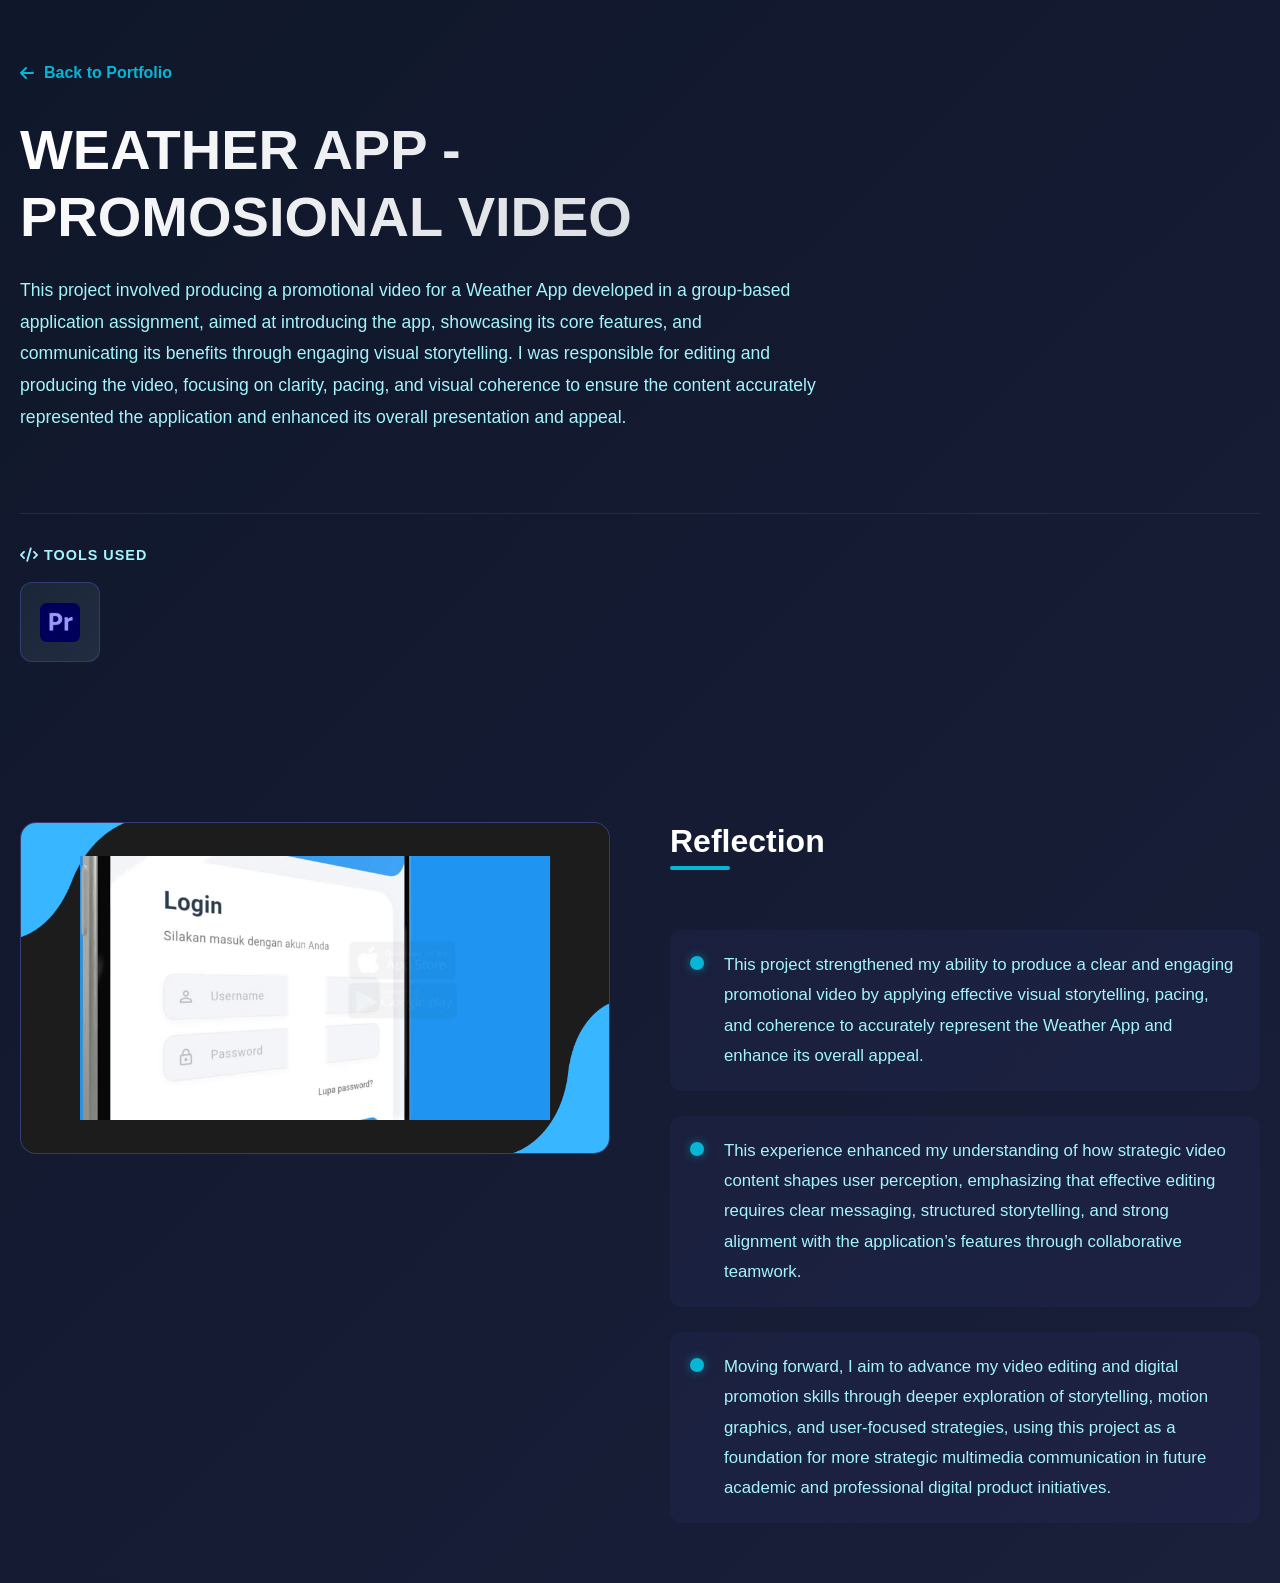
<file: projects/weather-app.html>
<!DOCTYPE html>
<html lang="id">
<head>
    <meta charset="UTF-8">
    <meta name="viewport" content="width=device-width, initial-scale=1.0">
    <title>WEATHER APP - Project Details</title>
    <link href="https://cdn.jsdelivr.net/npm/bootstrap@5.3.0/dist/css/bootstrap.min.css" rel="stylesheet">
    <link rel="stylesheet" href="https://cdnjs.cloudflare.com/ajax/libs/font-awesome/6.4.0/css/all.min.css">
    <link rel="stylesheet" href="../style.css">
    <style>
        :root {
            --primary-color: #06b6d4;
            --text-light: #cffafe;
            --text-muted: #a5f3fc;
            --bg-dark: #0f172a;
            --card-bg: #1e293b;
        }

        * {
            margin: 0;
            padding: 0;
            box-sizing: border-box;
        }

        body {
            background: linear-gradient(135deg, #0f172a 0%, #1a1f3a 100%);
            color: var(--text-light);
            font-family: 'Segoe UI', Tahoma, Geneva, Verdana, sans-serif;
            overflow-x: hidden;
            min-height: 100vh;
            display: flex;
            flex-direction: column;
        }

        /* Keyframe Animations */
        @keyframes fadeInUp {
            from {
                opacity: 0;
                transform: translateY(30px);
            }
            to {
                opacity: 1;
                transform: translateY(0);
            }
        }

        @keyframes float {
            0%, 100% { transform: translateY(0px); }
            50% { transform: translateY(-8px); }
        }

        @keyframes glow {
            0%, 100% { box-shadow: 0 0 20px rgba(6, 182, 212, 0.5); }
            50% { box-shadow: 0 0 30px rgba(6, 182, 212, 0.8); }
        }

        @keyframes slideInLeft {
            from {
                opacity: 0;
                transform: translateX(-30px);
            }
            to {
                opacity: 1;
                transform: translateX(0);
            }
        }

        @keyframes pulse {
            0%, 100% { transform: scale(1); }
            50% { transform: scale(1.05); }
        }

        .container-main {
            display: grid;
            grid-template-rows: 1fr 1fr;
            gap: 60px;
            max-width: 1400px;
            margin: 0 auto;
            padding: 60px 20px;
            width: 100%;
            min-height: 100vh;
            align-items: start;
        }

        /* Row 1 - Top Section */
        .row-1 {
            display: flex;
            flex-direction: column;
            justify-content: center;
            gap: 40px;
        }

        .project-header {
            max-width: 800px;
        }

        .back-link {
            display: inline-flex;
            align-items: center;
            gap: 10px;
            color: var(--primary-color);
            text-decoration: none;
            margin-bottom: 30px;
            transition: all 0.3s ease;
            font-weight: 600;
            animation: slideInLeft 0.6s ease-out;
        }

        .back-link:hover {
            transform: translateX(-8px);
            color: #fff;
        }

        .back-link:hover i {
            animation: slideInLeft 0.5s ease;
        }

        .project-title {
            font-size: clamp(2.5rem, 6vw, 3.5rem);
            font-weight: 900;
            background: linear-gradient(135deg, #fff 0%, #d1d5db 100%);
            -webkit-background-clip: text;
            -webkit-text-fill-color: transparent;
            background-clip: text;
            margin-bottom: 25px;
            line-height: 1.2;
            animation: fadeInUp 0.7s ease-out;
        }

        .project-title:hover {
            animation: none;
            text-shadow: 0 0 20px rgba(255, 255, 255, 0.2);
        }

        .project-description {
            font-size: 1.1rem;
            color: var(--text-muted);
            line-height: 1.8;
            margin-bottom: 40px;
            animation: fadeInUp 0.8s ease-out;
        }

        .project-description:hover {
            color: var(--text-light);
            transition: color 0.3s ease;
        }

        /* Tools and Button Section */
        .tools-button-section {
            display: flex;
            flex-wrap: wrap;
            gap: 40px;
            align-items: center;
            padding-top: 30px;
            border-top: 1px solid rgba(99, 102, 241, 0.2);
        }

        .tools-group {
            display: flex;
            flex-direction: column;
            gap: 15px;
        }

        .tools-label {
            font-size: 0.9rem;
            color: var(--text-muted);
            text-transform: uppercase;
            letter-spacing: 1px;
            font-weight: 600;
        }

        .tools-list {
            display: flex;
            gap: 15px;
            flex-wrap: wrap;
            align-items: center;
        }

        .tool-badge {
            background: linear-gradient(135deg, rgba(30, 41, 59, 0.8) 0%, rgba(51, 65, 85, 0.5) 100%);
            border: 1px solid rgba(99, 102, 241, 0.3);
            border-radius: 12px;
            padding: 12px 16px;
            font-size: 0.85rem;
            color: #fff;
            display: flex;
            flex-direction: column;
            align-items: center;
            justify-content: center;
            gap: 10px;
            transition: all 0.3s ease;
            width: 80px;
            height: 80px;
            animation: fadeInUp 0.8s ease-out;
        }

        .tool-badge:hover {
            transform: scale(1.15) translateY(-12px);
            box-shadow: 0 0 25px rgba(6, 182, 212, 0.7), 0 10px 20px rgba(6, 182, 212, 0.4);
            border-color: var(--primary);
            background: linear-gradient(135deg, rgba(6, 182, 212, 0.3) 0%, rgba(51, 65, 85, 0.6) 100%);
        }

        .tool-badge img {
            width: 40px;
            height: 40px;
            object-fit: contain;
            transition: filter 0.3s ease;
        }

        .tool-badge:hover img {
            filter: brightness(1.3) drop-shadow(0 0 8px var(--primary));
        }

        .tool-badge-name {
            font-weight: 600;
            text-align: center;
            font-size: 0.8rem;
        }

        .buttons-group {
            display: flex;
            gap: 20px;
            flex-wrap: wrap;
            align-items: center;
            justify-content: center;
        }

        .buttons-group .btn {
            
            color: #1e293b;
            border: none;
            padding: 12px 40px;
            font-weight: 600;
            transition: all 0.3s ease;
            animation: fadeInUp 0.9s ease-out;
        }

        .buttons-group .btn:hover {
            background: #007efc;
            transform: translateY(-4px) scale(1.05);
            box-shadow: 0 12px 35px rgba(255, 255, 255, 0.3), 0 0 20px rgba(0, 126, 252, 0.5);
            color: #1e293b;
        }

        /* Row 2 - Bottom Section */
        .row-2 {
            display: grid;
            grid-template-columns: 1fr 1fr;
            gap: 60px;
            align-items: start;
        }

        /* Project Image */
        .project-image {
            display: flex;
            align-items: center;
            justify-content: center;
        }

        .image-container {
            width: 100%;
            background: linear-gradient(135deg, rgba(30, 41, 59, 0.8) 0%, rgba(51, 65, 85, 0.5) 100%);
            border: 1px solid rgba(99, 102, 241, 0.3);
            border-radius: 16px;
            overflow: hidden;
            transition: all 0.3s ease;
            cursor: pointer;
            animation: fadeInUp 0.9s ease-out;
        }

        .image-container:hover {
            transform: translateY(-15px);
            box-shadow: 0 20px 40px rgba(6, 182, 212, 0.3), 0 0 30px rgba(6, 182, 212, 0.2);
            border-color: var(--primary);
        }

        .image-link {
            text-decoration: none;
            display: block;
            position: relative;
        }

        .image-overlay {
            position: absolute;
            top: 0;
            left: 0;
            width: 100%;
            height: 100%;
            background: rgba(6, 182, 212, 0.9);
            display: flex;
            align-items: center;
            justify-content: center;
            opacity: 0;
            transition: opacity 0.3s ease;
            border-radius: 16px;
        }

        .image-link:hover .image-overlay {
            opacity: 1;
        }

        .overlay-content {
            text-align: center;
            color: #0f172a;
            font-weight: 700;
            font-size: 1.2rem;
            display: flex;
            flex-direction: column;
            align-items: center;
            gap: 12px;
            animation: fadeInUp 0.4s ease-out;
        }

        .overlay-icon {
            font-size: 2.5rem;
            color: #0f172a;
            animation: float 3s ease-in-out infinite;
        }

        .image-container img {
            width: 100%;
            height: auto;
            display: block;
        }

        .image-container img:hover {
            filter: brightness(0.9);
        }

        /* Key Features */
        .features-container {
            display: flex;
            flex-direction: column;
            gap: 30px;
        }

        .features-title {
            font-size: 2rem;
            font-weight: 800;
            color: #fff;
            margin-bottom: 10px;
            position: relative;
            display: inline-block;
            animation: fadeInUp 0.9s ease-out;
        }

        .features-title::after {
            content: '';
            position: absolute;
            bottom: -10px;
            left: 0;
            height: 4px;
            width: 60px;
            background: var(--primary-color);
            border-radius: 2px;
            animation: slideInLeft 0.8s ease-out;
        }

        .features-list {
            display: grid;
            grid-template-columns: 1fr;
            gap: 25px;
            margin-top: 30px;
        }

        .feature-item {
            display: flex;
            gap: 20px;
            align-items: flex-start;
            animation: fadeInUp 0.9s ease-out;
            padding: 20px;
            border-radius: 12px;
            background: rgba(99, 102, 241, 0.05);
            transition: all 0.3s ease;
        }

        .feature-item:nth-child(1) {
            animation-delay: 0s;
        }

        .feature-item:nth-child(2) {
            animation-delay: 0.1s;
        }

        .feature-item:nth-child(3) {
            animation-delay: 0.2s;
        }

        .feature-item:hover {
            background: rgba(99, 102, 241, 0.1);
            transform: translateX(10px);
            box-shadow: -5px 0 15px rgba(6, 182, 212, 0.2);
        }

        .feature-dot {
            width: 14px;
            height: 14px;
            background: var(--primary-color);
            border-radius: 50%;
            margin-top: 6px;
            flex-shrink: 0;
            animation: pulse 2s ease-in-out infinite;
            box-shadow: 0 0 10px rgba(6, 182, 212, 0.5);
        }

        .feature-text {
            color: var(--text-muted);
            line-height: 1.8;
            font-size: 1.05rem;
            transition: color 0.3s ease;
        }

        .feature-item:hover .feature-text {
            color: var(--text-light);
        }

        /* Responsive */
        @media (max-width: 1024px) {
            .container-main {
                grid-template-rows: auto auto;
                gap: 50px;
                padding: 50px 20px;
            }

            .row-2 {
                grid-template-columns: 1fr;
                gap: 50px;
            }

            .tools-button-section {
                flex-direction: column;
                align-items: flex-start;
                gap: 30px;
            }

            .buttons-group {
                width: 100%;
                flex-direction: column;
            }

            .image-overlay {
                opacity: 1;
            }
        }

        @media (max-width: 768px) {
            .container-main {
                padding: 40px 20px;
                gap: 40px;
            }

            .project-title {
                font-size: 2rem;
            }

            .project-description {
                font-size: 1rem;
            }

            .tools-button-section {
                flex-direction: column;
                align-items: flex-start;
                gap: 25px;
            }

            .buttons-group {
                width: 100%;
                flex-direction: column;
            }

            .features-title {
                font-size: 1.5rem;
            }

            .feature-text {
                font-size: 0.95rem;
            }

            .tools-list {
                width: 100%;
            }
        }
    </style>
</head>
<body>

    <div class="container-main">
        <!-- ROW 1 -->
        <div class="row-1">
            <div class="project-header">
                <a href="../index.html" class="back-link" data-i18n="back_to_portfolio">
                    <i class="fas fa-arrow-left"></i> Kembali ke Portfolio
                </a>

                <h1 class="project-title">WEATHER APP - PROMOSIONAL VIDEO</h1>

                <p class="project-description" data-i18n="proj_weather_app_desc">
                    This project involved producing a promotional video for a Weather App developed in a group-based application assignment, aimed at introducing the app, showcasing its core features, and communicating its benefits through engaging visual storytelling. I was responsible for editing and producing the video, focusing on clarity, pacing, and visual coherence to ensure the content accurately represented the application and enhanced its overall presentation and appeal.
                </p>
            </div>

            <div class="tools-button-section">
                <div class="tools-group">
                    <div class="tools-label" data-i18n="tools_used">
                        <i class="fas fa-code"></i> Tools Used
                    </div>
                    <div class="tools-list">
                        <div class="tool-badge">
                            <img src="../assets/image/tools/premiere.png" alt="Premiere">
                        </div>
                    </div>
                </div>

            </div>
        </div>

        <!-- ROW 2 -->
        <div class="row-2">
            <!-- Project Image -->
            <div class="project-image">
                <a href="../assets/video/video promosi dan demo weather app.mp4" target="_blank" rel="noopener noreferrer" class="image-link">
                    <div class="image-container">
                        <img src="../assets/image/project/weather app.png" alt="GETEKSI 2025 Project">
                    </div>
                    <div class="image-overlay">
                        <div class="overlay-content" data-i18n="view_project">
                            <i class="fas fa-eye overlay-icon"></i>
                            <span>View</span>
                        </div>
                    </div>
                </a>
            </div>

            <!-- Key Features -->
            <div class="features-container">
                <h2 class="features-title" data-i18n="reflection_title">Reflection</h2>

                <div class="features-list">
                    <div class="feature-item">
                        <div class="feature-dot"></div>
                        <div class="feature-text" data-i18n="proj_weather_app_feat_1">
                            This project strengthened my ability to produce a clear and engaging promotional video by applying effective visual storytelling, pacing, and coherence to accurately represent the Weather App and enhance its overall appeal.
                        </div>
                    </div>
                    <div class="feature-item">
                        <div class="feature-dot"></div>
                        <div class="feature-text" data-i18n="proj_weather_app_feat_2">
                            This experience enhanced my understanding of how strategic video content shapes user perception, emphasizing that effective editing requires clear messaging, structured storytelling, and strong alignment with the application’s features through collaborative teamwork.
                        </div>
                    </div>
                    <div class="feature-item">
                        <div class="feature-dot"></div>
                        <div class="feature-text" data-i18n="proj_weather_app_feat_3">
                            Moving forward, I aim to advance my video editing and digital promotion skills through deeper exploration of storytelling, motion graphics, and user-focused strategies, using this project as a foundation for more strategic multimedia communication in future academic and professional digital product initiatives.
                        </div>
                    </div>
                </div>
            </div>
        </div>
    </div>

    <script src="https://cdn.jsdelivr.net/npm/bootstrap@5.3.0/dist/js/bootstrap.bundle.min.js"></script>
    <script src="../translations.js"></script>
    <script src="../script.js"></script>
</body>
</html>
</file>
<file: style.css>
:root {
    --primary: #1e293b;
    --secondary: #3b82f6;
    --accent: #06b6d4;
    --dark: #0f172a;
    --light: #f8fafc;
    --text: #1e293b;
    --gray: #64748b;
}

* {
    margin: 0;
    padding: 0;
    box-sizing: border-box;
}

html {
    scroll-behavior: smooth;
}

/* Custom Scrollbar */
::-webkit-scrollbar {
    width: 12px;
}

::-webkit-scrollbar-track {
    background: var(--dark);
}

::-webkit-scrollbar-thumb {
    background: var(--accent);
    border-radius: 6px;
}

::-webkit-scrollbar-thumb:hover {
    background: var(--primary);
}

/* Firefox */
* {
    scrollbar-width: thin;
    scrollbar-color: var(--accent) var(--dark);
}

body {
    font-family: 'Segoe UI', Tahoma, Geneva, Verdana, sans-serif;
    line-height: 1.6;
    color: var(--text);
    overflow-x: hidden;
}

/* Reveal animations base */
.reveal {
    opacity: 0;
    transform: translateY(24px);
    transition: opacity 0.6s ease, transform 0.6s ease;
}

.reveal.in {
    opacity: 1;
    transform: translateY(0);
}

.reveal-group .reveal:nth-child(1) { transition-delay: 0.05s; }
.reveal-group .reveal:nth-child(2) { transition-delay: 0.1s; }
.reveal-group .reveal:nth-child(3) { transition-delay: 0.15s; }
.reveal-group .reveal:nth-child(4) { transition-delay: 0.2s; }
.reveal-group .reveal:nth-child(5) { transition-delay: 0.25s; }
.reveal-group .reveal:nth-child(6) { transition-delay: 0.3s; }

/* Tilt performance */
.tilt {
    will-change: transform;
    transition: transform 0.2s ease;
}

/* Hero Section */
.hero {
    min-height: 100vh;
    background: linear-gradient(135deg, #0f172a 0%, #1e293b 50%, #0d47a1 100%);
    position: relative;
    display: flex;
    align-items: center;
    justify-content: center;
    overflow: hidden;
    font-weight: 500;
    padding: 20px;
}

/* Animated Background Stars */
.stars {
    position: absolute;
    width: 100%;
    height: 100%;
    top: 0;
    left: 0;
}

.stars::before,
.stars::after {
    content: '';
    position: absolute;
    width: 2px;
    height: 2px;
    background: rgba(59, 130, 246, 0.4);
    border-radius: 50%;
    box-shadow: 
        100px 100px rgba(59, 130, 246, 0.3),
        200px 50px rgba(6, 182, 212, 0.35),
        300px 150px rgba(59, 130, 246, 0.25),
        400px 80px rgba(6, 182, 212, 0.4),
        500px 200px rgba(59, 130, 246, 0.3),
        600px 100px rgba(6, 182, 212, 0.35),
        700px 250px rgba(59, 130, 246, 0.25),
        800px 120px rgba(6, 182, 212, 0.4),
        900px 180px rgba(59, 130, 246, 0.3),
        150px 300px rgba(6, 182, 212, 0.35),
        250px 400px rgba(59, 130, 246, 0.25),
        350px 350px rgba(6, 182, 212, 0.4),
        450px 500px rgba(59, 130, 246, 0.3),
        550px 250px rgba(6, 182, 212, 0.35),
        650px 400px rgba(59, 130, 246, 0.25),
        750px 300px rgba(6, 182, 212, 0.4),
        850px 450px rgba(59, 130, 246, 0.3);
    animation: twinkle 3s infinite;
}

.stars::after {
    animation-delay: 1.5s;
    box-shadow: 
        50px 150px rgba(59, 130, 246, 0.4),
        180px 100px rgba(6, 182, 212, 0.3),
        280px 200px rgba(59, 130, 246, 0.35),
        380px 120px rgba(6, 182, 212, 0.25),
        480px 250px rgba(59, 130, 246, 0.4),
        580px 150px rgba(6, 182, 212, 0.3),
        680px 300px rgba(59, 130, 246, 0.35),
        780px 180px rgba(6, 182, 212, 0.25),
        880px 230px rgba(59, 130, 246, 0.4),
        120px 350px rgba(6, 182, 212, 0.3),
        220px 450px rgba(59, 130, 246, 0.35),
        320px 300px rgba(6, 182, 212, 0.25),
        420px 550px rgba(59, 130, 246, 0.4),
        520px 280px rgba(6, 182, 212, 0.3),
        620px 430px rgba(59, 130, 246, 0.35),
        720px 350px rgba(6, 182, 212, 0.25),
        820px 480px rgba(59, 130, 246, 0.4);
}

@keyframes twinkle {
    0%, 100% { opacity: 0.3; }
    50% { opacity: 0.7; }
}

/* Animated Background Blobs */
.hero::before,
.hero::after {
    content: '';
    position: absolute;
    border-radius: 50%;
    background: rgba(59, 130, 246, 0.15);
}

.hero::before {
    width: 400px;
    height: 400px;
    top: -50px;
    right: -100px;
    animation: float 6s ease-in-out infinite;
}

.hero::after {
    width: 300px;
    height: 300px;
    bottom: -50px;
    left: -50px;
    animation: float 8s ease-in-out infinite reverse;
}

@keyframes float {
    0%, 100% { transform: translate(0, 0); }
    50% { transform: translate(30px, 30px); }
}

/* Hero Content */
.hero-content {
    position: relative;
    z-index: 2;
    max-width: 900px;
    width: 100%;
    animation: fadeInUp 1s ease-out;
}

@keyframes fadeInUp {
    from {
        opacity: 0;
        transform: translateY(40px);
    }
    to {
        opacity: 1;
        transform: translateY(0);
    }
}

/* Hero Badge */
.hero-badge {
    display: inline-block;
    background: rgba(59, 130, 246, 0.2);
    backdrop-filter: blur(10px);
    border: 1px solid rgba(6, 182, 212, 0.4);
    padding: 12px 24px;
    border-radius: 50px;
    color: #06b6d4;
    font-size: 0.9rem;
    font-weight: 600;
    letter-spacing: 1px;
    animation: slideInDown 1s ease-out;
    margin-bottom: 1.5rem !important;
}

@keyframes slideInDown {
    from {
        opacity: 0;
        transform: translateY(-30px);
    }
    to {
        opacity: 1;
        transform: translateY(0);
    }
}

/* Hero Title */
.hero-title {
    font-size: clamp(2.5rem, 8vw, 5.5rem);
    color: #ffffff;
    font-weight: 900;
    letter-spacing: clamp(1px, 2vw, 4px);
    text-shadow: 0 8px 32px rgba(6, 182, 212, 0.3);
    animation: slideInUp 1s ease-out 0.2s both;
    line-height: 1.1;
    margin-bottom: 1.5rem !important;
    word-break: break-word;
}

@keyframes slideInUp {
    from {
        opacity: 0;
        transform: translateY(40px);
    }
    to {
        opacity: 1;
        transform: translateY(0);
    }
}

/* Hero Subtitle */
.hero-subtitle {
    background: linear-gradient(to right, #06b6d4, #3b82f6);
    -webkit-background-clip: text;
    -webkit-text-fill-color: transparent;
    background-clip: text;
    font-weight: 600;
    animation: slideInUp 1s ease-out 0.4s both;
    font-size: clamp(1.25rem, 5vw, 2rem);
    margin-bottom: 0.5rem !important;
}

/* Hero Description */
.hero-description {
    font-size: clamp(0.95rem, 3vw, 1.2rem);
    color: #e0f2fe;
    animation: slideInUp 1s ease-out 0.6s both;
    margin-bottom: 2rem !important;
}

/* Hero Buttons */
.hero-buttons {
    animation: slideInUp 1s ease-out 0.8s both;
    display: flex;
    justify-content: center;
    align-items: center;
    flex-wrap: wrap;
    gap: 1.5rem;
    margin-bottom: 2rem;
}

.hero-buttons .btn {
    font-weight: 600;
    letter-spacing: 0.5px;
    transition: all 0.3s cubic-bezier(0.4, 0, 0.2, 1);
    box-shadow: 0 8px 20px rgba(6, 182, 212, 0.2);
    border: 2px solid #06b6d4;
    font-size: clamp(0.875rem, 2vw, 1rem);
    padding: 0.75rem 2rem;
    white-space: nowrap;
    min-width: 160px;
    height: 50px;
    display: flex;
    align-items: center;
    justify-content: center;
    border-radius: 50px;
}

.hero-buttons .btn-light {
    background: #06b6d4;
    color: #0f172a;
    border-color: #06b6d4;
}

.hero-buttons .btn-light:hover {
    background: #22d3ee;
    border-color: #22d3ee;
    transform: translateY(-4px);
    box-shadow: 0 12px 35px rgba(6, 182, 212, 0.4);
}

.hero-buttons .btn-outline-light {
    color: #06b6d4;
    border-color: #06b6d4;
    background: transparent;
}

.hero-buttons .btn-outline-light:hover {
    background: #06b6d4;
    color: #0f172a;
    border-color: #06b6d4;
    transform: translateY(-4px);
    box-shadow: 0 12px 35px rgba(6, 182, 212, 0.3);
}

/* Scroll Indicator */
.hero-scroll {
    margin-top: clamp(2rem, 5vw, 3.75rem);
    animation: slideInUp 1s ease-out 1s both;
}

.scroll-text {
    display: block;
    color: #06b6d4;
    font-size: clamp(0.75rem, 2vw, 0.9rem);
    letter-spacing: 1px;
    margin-bottom: 1rem;
    opacity: 0.8;
}

.scroll-down {
    width: 30px;
    height: 50px;
    border: 2px solid #06b6d4;
    border-radius: 15px;
    margin: 0 auto;
    display: flex;
    justify-content: center;
    padding-top: 8px;
    opacity: 0.7;
}

.scroll-down span {
    display: block;
    width: 2px;
    height: 10px;
    background: #06b6d4;
    border-radius: 2px;
    animation: scroll 2s infinite;
}

@keyframes scroll {
    0% {
        opacity: 1;
        transform: translateY(0);
    }
    100% {
        opacity: 0;
        transform: translateY(20px);
    }
}

/* Main Content Sections */
.main-content {
    position: relative;
    z-index: 1;
    min-height: 100vh;
    background: linear-gradient(135deg, #0f172a 0%, #1e293b 50%, #0d47a1 100%);
    overflow: hidden;
}

/* Animated Background Circles/Blobs */
.main-content::before,
.main-content::after {
    content: '';
    position: fixed;
    border-radius: 50%;
    background: rgba(59, 130, 246, 0.15);
    z-index: 0;
    pointer-events: none;
}

.main-content::before {
    width: 500px;
    height: 500px;
    top: 120vh;
    right: -150px;
    animation: float 8s ease-in-out infinite;
}

.main-content::after {
    width: 400px;
    height: 400px;
    bottom: 0;
    left: -100px;
    animation: float 10s ease-in-out infinite reverse;
}

/* Content Stars Background */
.content-stars {
    position: fixed;
    top: 100vh;
    left: 0;
    right: 0;
    width: 100%;
    height: 100%;
    pointer-events: none;
    z-index: 0;
}

.content-stars::before,
.content-stars::after {
    content: '';
    position: fixed;
    width: 2px;
    height: 2px;
    background: rgba(59, 130, 246, 0.3);
    border-radius: 50%;
    top: 100vh;
    left: 0;
    box-shadow: 
        100px 100px rgba(59, 130, 246, 0.25),
        200px 50px rgba(6, 182, 212, 0.3),
        300px 150px rgba(59, 130, 246, 0.2),
        400px 80px rgba(6, 182, 212, 0.25),
        500px 200px rgba(59, 130, 246, 0.3),
        600px 100px rgba(6, 182, 212, 0.2),
        700px 250px rgba(59, 130, 246, 0.25),
        800px 120px rgba(6, 182, 212, 0.3),
        900px 180px rgba(59, 130, 246, 0.2),
        150px 300px rgba(6, 182, 212, 0.25),
        250px 400px rgba(59, 130, 246, 0.2),
        350px 350px rgba(6, 182, 212, 0.3),
        450px 500px rgba(59, 130, 246, 0.25),
        550px 250px rgba(6, 182, 212, 0.2),
        650px 400px rgba(59, 130, 246, 0.25),
        750px 300px rgba(6, 182, 212, 0.3),
        850px 450px rgba(59, 130, 246, 0.2),
        1000px 600px rgba(6, 182, 212, 0.25),
        1100px 350px rgba(59, 130, 246, 0.2),
        1200px 500px rgba(6, 182, 212, 0.3);
    animation: twinkle-content 4s infinite;
}

.content-stars::after {
    animation-delay: 2s;
    background: rgba(6, 182, 212, 0.3);
    box-shadow: 
        50px 150px rgba(59, 130, 246, 0.3),
        180px 100px rgba(6, 182, 212, 0.25),
        280px 200px rgba(59, 130, 246, 0.2),
        380px 120px rgba(6, 182, 212, 0.3),
        480px 250px rgba(59, 130, 246, 0.25),
        580px 150px rgba(6, 182, 212, 0.2),
        680px 300px rgba(59, 130, 246, 0.3),
        780px 180px rgba(6, 182, 212, 0.25),
        880px 230px rgba(59, 130, 246, 0.2),
        120px 350px rgba(59, 130, 246, 0.3),
        220px 450px rgba(6, 182, 212, 0.25),
        320px 300px rgba(59, 130, 246, 0.2),
        420px 550px rgba(59, 130, 246, 0.3),
        520px 280px rgba(6, 182, 212, 0.25),
        620px 430px rgba(59, 130, 246, 0.2),
        720px 350px rgba(6, 182, 212, 0.3),
        820px 480px rgba(6, 182, 212, 0.25),
        950px 520px rgba(59, 130, 246, 0.2),
        1050px 400px rgba(6, 182, 212, 0.3),
        1150px 550px rgba(59, 130, 246, 0.25);
}

@keyframes twinkle-content {
    0%, 100% { opacity: 0.3; }
    50% { opacity: 0.7; }
}

.section {
    padding: 80px 0;
    position: relative;
    z-index: 2;
}

.section-header {
    margin-bottom: 60px;
    position: relative;
    text-align: center;
}

.section-header h2 {
    font-size: 3rem;
    font-weight: 900;
    color: #ffffff;
    margin-bottom: 15px;
    position: relative;
    display: inline-block;
}

.header-line {
    width: 80px;
    height: 4px;
    background: linear-gradient(to right, #06b6d4, #3b82f6);
    margin: 20px auto;
    border-radius: 2px;
    box-shadow: 0 4px 15px rgba(6, 182, 212, 0.3);
}

/* About Section */
.about-section {
    background: linear-gradient(to bottom, #0f172a 0%, #1e293b 50%, #0d47a1 100%);
}

.about-image {
    position: relative;
}

.image-placeholder {
    width: 100%;
    aspect-ratio: 1;
    background: linear-gradient(135deg, rgba(6, 182, 212, 0.1) 0%, rgba(59, 130, 246, 0.1) 100%);
    border: 2px solid rgba(6, 182, 212, 0.3);
    border-radius: 20px;
    display: flex;
    align-items: center;
    justify-content: center;
    font-size: 5rem;
    color: rgba(6, 182, 212, 0.4);
    transition: all 0.3s ease;
}

.about-image:hover .image-placeholder {
    border-color: #06b6d4;
    background: linear-gradient(135deg, rgba(6, 182, 212, 0.2) 0%, rgba(59, 130, 246, 0.2) 100%);
    transform: translateY(-5px);
}

.about-text {
    font-size: 1.1rem;
    color: #cffafe;
    margin-bottom: 1.5rem;
    line-height: 1.8;
}

.text-accent {
    color: #06b6d4;
    font-weight: 600;
}

/* Skills Section */
.skills-section {
    margin-top: 2rem;
}

.skills-title {
    color: #ffffff;
    font-weight: 700;
    font-size: 1.5rem;
    margin-bottom: 1.5rem;
}

.skills-grid {
    display: grid;
    grid-template-columns: repeat(2, 1fr);
    gap: 1rem;
}

.skill-badge {
    background: linear-gradient(135deg, rgba(6, 182, 212, 0.15) 0%, rgba(59, 130, 246, 0.15) 100%);
    border: 1px solid rgba(6, 182, 212, 0.3);
    color: #cffafe;
    padding: 1rem;
    border-radius: 12px;
    display: flex;
    flex-direction: column;
    align-items: center;
    justify-content: center;
    gap: 0.5rem;
    text-align: center;
    transition: all 0.3s ease;
    cursor: pointer;
}

.skill-badge i {
    font-size: 1.8rem;
    color: #06b6d4;
}

.skill-badge span {
    font-size: 0.95rem;
    font-weight: 600;
}

.skill-badge:hover {
    background: linear-gradient(135deg, rgba(6, 182, 212, 0.25) 0%, rgba(59, 130, 246, 0.25) 100%);
    border-color: #06b6d4;
    color: #06b6d4;
    transform: translateY(-5px);
    box-shadow: 0 10px 30px rgba(6, 182, 212, 0.2);
}

/* Tech Badge Styles */
.tech-badge {
    background: linear-gradient(135deg, rgba(6, 182, 212, 0.15) 0%, rgba(59, 130, 246, 0.15) 100%);
    border: 1px solid rgba(6, 182, 212, 0.3);
    color: #cffafe;
    padding: 1rem;
    border-radius: 12px;
    display: flex;
    flex-direction: column;
    align-items: center;
    justify-content: center;
    gap: 0.5rem;
    text-align: center;
    transition: all 0.3s ease;
    cursor: pointer;
}

.tech-badge .tech-icon img {
    width: 50px;
    height: 50px;
    object-fit: contain;
    border-radius: 8px;
    transition: transform 0.3s ease;
}

.tech-badge .tech-name {
    font-size: 0.95rem;
    font-weight: 600;
}

.tech-badge:hover {
    background: linear-gradient(135deg, rgba(6, 182, 212, 0.25) 0%, rgba(59, 130, 246, 0.25) 100%);
    border-color: #06b6d4;
    color: #06b6d4;
    transform: translateY(-5px);
    box-shadow: 0 10px 30px rgba(6, 182, 212, 0.2);
}

.tech-badge:hover .tech-icon img {
    transform: scale(1.1);
}

/* Portfolio Section */
.portfolio-section {
    background: linear-gradient(to bottom, #0f172a 0%, rgba(15,23,42,0.85) 40%, rgba(14, 38, 92, 0.85) 100%);
}

/* Tabs */
.portfolio-tabs {
    display: flex;
    gap: 1rem;
    justify-content: center;
    align-items: center;
    flex-wrap: wrap;
}

.portfolio-tabs .tab {
    background: linear-gradient(135deg, rgba(59,130,246,0.15) 0%, rgba(6,182,212,0.12) 100%);
    border: 1px solid rgba(6,182,212,0.35);
    color: #c7d2fe;
    padding: 0.9rem 1.4rem;
    border-radius: 16px;
    font-weight: 700;
    letter-spacing: 0.3px;
    transition: all 0.25s ease;
    cursor: pointer;
    position: relative;
    overflow: hidden;
}

.portfolio-tabs .tab::before {
    content: '';
    position: absolute;
    top: 0;
    left: -100%;
    width: 100%;
    height: 100%;
    background: linear-gradient(90deg, transparent, rgba(255, 255, 255, 0.2), transparent);
    transition: left 0.5s ease;
}

.portfolio-tabs .tab:hover::before {
    left: 100%;
}

.portfolio-tabs .tab:hover {
    transform: translateY(-4px);
    border-color: #06b6d4;
    box-shadow: 0 8px 24px rgba(6, 182, 212, 0.25);
}

.portfolio-tabs .tab.active {
    background: linear-gradient(135deg, rgba(99,102,241,0.3) 0%, rgba(6,182,212,0.25) 100%);
    color: #ffffff;
    box-shadow: 0 10px 30px rgba(6, 182, 212, 0.18);
    transform: scale(1.05);
}

/* Grid */
.portfolio-grid {
    position: relative;
    z-index: 2;
}

/* Card v2 */
.portfolio-card {
    background: linear-gradient(135deg, rgba(6, 182, 212, 0.12) 0%, rgba(59, 130, 246, 0.12) 100%);
    border: 1px solid rgba(6, 182, 212, 0.3);
    border-radius: 18px;
    overflow: hidden;
    transition: transform 0.3s ease, box-shadow 0.3s ease, border-color 0.3s ease;
    box-shadow: 0 10px 30px rgba(6, 182, 212, 0.12);
    height: 100%;
    display: flex;
    flex-direction: column;
}

.portfolio-card:hover {
    transform: translateY(-6px);
    border-color: #06b6d4;
    box-shadow: 0 16px 40px rgba(6, 182, 212, 0.25);
}

.portfolio-preview {
    position: relative;
    width: 100%;
    aspect-ratio: 16/9;
    background: rgba(2,6,23,0.35);
    border-bottom: 1px solid rgba(6, 182, 212, 0.3);
}

.preview-placeholder {
    position: absolute;
    inset: 0;
    display: grid;
    place-items: center;
    color: #06b6d4;
    font-size: 2rem;
    background: radial-gradient(120% 120% at 50% 0%, rgba(6, 182, 212, 0.15) 0%, rgba(59, 130, 246, 0.15) 100%);
}

.portfolio-preview img {
    width: 100%;
    height: 100%;
    object-fit: cover;
    display: block;
    transition: transform 0.3s ease;
}

.portfolio-preview:hover img {
    transform: scale(1.05);
}

.portfolio-body {
    padding: 1.25rem 1.25rem 1rem 1.25rem;
    display: flex;
    flex-direction: column;
    gap: 0.6rem;
}

.portfolio-body h5 {
    color: #ffffff;
    font-weight: 800;
    margin: 0;
}

.portfolio-desc {
    color: #a5f3fc;
    font-size: 0.98rem;
    line-height: 1.6;
    display: -webkit-box;
    -webkit-line-clamp: 3;
    line-clamp: 3;
    -webkit-box-orient: vertical;
    overflow: hidden;
}

.card-actions .link-demo {
    color: #8cf3ff;
    font-weight: 600;
    text-decoration: none;
}
.card-actions .link-demo:hover { text-decoration: underline; }

.btn-details {
    background: rgba(6,182,212,0.2);
    border: 1px solid rgba(6,182,212,0.35);
    color: #e0f2fe;
    border-radius: 999px;
    padding: 0.45rem 0.9rem;
}
.btn-details:hover {
    background: #06b6d4;
    color: #0f172a;
    border-color: #06b6d4;
}


/* Contact Section */
.contact-section {
    background: linear-gradient(to bottom, rgba(14, 38, 92, 0.85) 0%, rgba(15,23,42,0.85) 100%);
    padding: 100px 20px;
}

.contact-wrapper {
    margin-top: 3rem;
}

/* Contact Info Grid */
.contact-info-grid {
    display: grid;
    grid-template-columns: repeat(auto-fit, minmax(320px, 1fr));
    gap: 30px;
    margin: 3rem 0;
}

.contact-info-card {
    display: flex;
    align-items: flex-start;
    gap: 24px;
    padding: 32px;
    background: linear-gradient(135deg, rgba(6, 182, 212, 0.08) 0%, rgba(59, 130, 246, 0.08) 100%);
    border: 1.5px solid rgba(6, 182, 212, 0.25);
    border-radius: 16px;
    text-decoration: none;
    transition: all 0.3s cubic-bezier(0.34, 1.56, 0.64, 1);
    position: relative;
    overflow: hidden;
}

.contact-info-card::before {
    content: '';
    position: absolute;
    top: 0;
    left: -100%;
    width: 100%;
    height: 100%;
    background: linear-gradient(90deg, transparent, rgba(6, 182, 212, 0.2), transparent);
    transition: left 0.5s ease;
}

.contact-info-card:hover::before {
    left: 100%;
}

.contact-info-card:hover {
    border-color: #06b6d4;
    background: linear-gradient(135deg, rgba(6, 182, 212, 0.15) 0%, rgba(59, 130, 246, 0.15) 100%);
    box-shadow: 0 12px 40px rgba(6, 182, 212, 0.2), inset 0 1px 0 rgba(6, 182, 212, 0.3);
    transform: translateY(-8px);
}

.card-icon {
    width: 60px;
    height: 60px;
    min-width: 60px;
    display: flex;
    align-items: center;
    justify-content: center;
    background: linear-gradient(135deg, rgba(6, 182, 212, 0.2) 0%, rgba(34, 211, 238, 0.2) 100%);
    border: 2px solid rgba(6, 182, 212, 0.4);
    border-radius: 12px;
    transition: all 0.3s ease;
}

.contact-info-card:hover .card-icon {
    background: linear-gradient(135deg, rgba(6, 182, 212, 0.4) 0%, rgba(34, 211, 238, 0.4) 100%);
    border-color: #06b6d4;
    transform: scale(1.1) rotate(5deg);
}

.card-icon i {
    font-size: 1.8rem;
    color: #06b6d4;
    transition: color 0.3s ease;
}

.contact-info-card:hover .card-icon i {
    color: #22d3ee;
}

.card-content {
    flex: 1;
}

.card-content h4 {
    color: #ffffff;
    font-size: 1.25rem;
    font-weight: 700;
    margin: 0 0 8px 0;
    letter-spacing: -0.5px;
}

.card-content p {
    color: #a5f3fc;
    font-size: 0.95rem;
    margin: 0 0 12px 0;
    line-height: 1.5;
}

.contact-link-text {
    display: inline-flex;
    align-items: center;
    color: #06b6d4;
    font-size: 0.9rem;
    font-weight: 600;
    transition: all 0.3s ease;
}

.contact-info-card:hover .contact-link-text {
    color: #22d3ee;
    gap: 8px;
}

.contact-info-card:hover .contact-link-text i {
    transform: translateX(4px);
}

/* Contact CTA Section */
.contact-cta {
    text-align: center;
    margin-top: 4rem;
    padding: 3rem;
    background: linear-gradient(135deg, rgba(6, 182, 212, 0.1) 0%, rgba(59, 130, 246, 0.1) 100%);
    border: 1px solid rgba(6, 182, 212, 0.3);
    border-radius: 16px;
    animation: fadeInUp 0.8s ease-out;
}

.contact-cta p {
    color: #a5f3fc;
    font-size: 1.1rem;
    margin-bottom: 2rem;
    line-height: 1.6;
}

.contact-cta .btn {
    padding: 12px 40px;
    font-weight: 600;
    transition: all 0.3s ease;
    animation: fadeInUp 0.9s ease-out;
}

.contact-cta .btn:hover {
    transform: translateY(-4px) scale(1.05);
    box-shadow: 0 12px 35px rgba(255, 255, 255, 0.3), 0 0 20px rgba(0, 126, 252, 0.5);
}

/* Responsive adjustments */
@media (max-width: 768px) {
    .contact-info-grid {
        grid-template-columns: 1fr;
        gap: 20px;
    }

    .contact-info-card {
        padding: 24px;
    }

    .card-icon {
        width: 50px;
        height: 50px;
    }

    .card-icon i {
        font-size: 1.5rem;
    }

    .card-content h4 {
        font-size: 1.1rem;
    }

    .contact-cta {
        padding: 2rem;
    }

    .contact-cta p {
        font-size: 1rem;
    }
}

/* Scale-in animation */
.scale-in {
    opacity: 0;
    transform: scale(0.8);
    animation: scaleIn 0.6s ease-out forwards;
}

.stagger-1 { animation-delay: 0.1s; }
.stagger-2 { animation-delay: 0.2s; }
.stagger-3 { animation-delay: 0.3s; }

@keyframes scaleIn {
    to {
        opacity: 1;
        transform: scale(1);
    }
}

/* ===== NEW ANIMATION KEYFRAMES ===== */

/* Fade In animations */
@keyframes fadeIn {
    from {
        opacity: 0;
    }
    to {
        opacity: 1;
    }
}

@keyframes fadeInDown {
    from {
        opacity: 0;
        transform: translateY(-30px);
    }
    to {
        opacity: 1;
        transform: translateY(0);
    }
}

@keyframes fadeInLeft {
    from {
        opacity: 0;
        transform: translateX(-40px);
    }
    to {
        opacity: 1;
        transform: translateX(0);
    }
}

@keyframes fadeInRight {
    from {
        opacity: 0;
        transform: translateX(40px);
    }
    to {
        opacity: 1;
        transform: translateX(0);
    }
}

/* Navbar animations */
.navbar {
    animation: slideInDown 0.6s ease-out;
}

.navbar-brand {
    animation: fadeInLeft 0.7s ease-out;
}

.navbar-nav .nav-item {
    animation: fadeInDown 0.6s ease-out forwards;
    opacity: 0;
}

.navbar-nav .nav-item:nth-child(1) {
    animation-delay: 0.1s;
}

.navbar-nav .nav-item:nth-child(2) {
    animation-delay: 0.2s;
}

.navbar-nav .nav-item:nth-child(3) {
    animation-delay: 0.3s;
}

.navbar-nav .nav-link {
    position: relative;
    transition: color 0.3s ease;
}

.navbar-nav .nav-link::after {
    content: '';
    position: absolute;
    bottom: 0;
    left: 0;
    width: 0;
    height: 2px;
    background: #06b6d4;
    transition: width 0.3s ease;
}

.navbar-nav .nav-link:hover::after {
    width: 100%;
}

/* Hero section enhancements */
.hero-badge {
    animation: slideInDown 0.8s ease-out 0.1s both;
}

.hero-title {
    animation: slideInUp 1s ease-out 0.3s both;
}

.hero-subtitle {
    animation: fadeInUp 0.9s ease-out 0.4s both;
    color: #06b6d4;
    font-size: 1.3rem;
    font-weight: 600;
}

.hero-description {
    animation: fadeInUp 1s ease-out 0.5s both;
}

.hero-buttons .btn {
    animation: scaleIn 0.7s cubic-bezier(0.34, 1.56, 0.64, 1) 0.6s both;
}

.hero-scroll {
    animation: fadeInUp 1.2s ease-out 0.8s both;
}

/* Section animations */
.section-header h2 {
    animation: fadeInUp 0.8s ease-out;
}

.section-header .portfolio-desc {
    animation: fadeInUp 0.8s ease-out 0.1s both;
}

.section-header .header-line {
    animation: scaleX 0.6s ease-out 0.2s both;
    transform-origin: left;
}

@keyframes scaleX {
    from {
        transform: scaleX(0);
        opacity: 0;
    }
    to {
        transform: scaleX(1);
        opacity: 1;
    }
}

/* About section animations */
.about-image {
    animation: fadeInLeft 0.9s ease-out;
}

.about-photo-card {
    animation: fadeInLeft 0.9s ease-out 0.1s both;
}

.col-lg-6 h2 {
    animation: fadeInRight 0.9s ease-out 0.1s both;
}

.about-text {
    animation: fadeInRight 0.9s ease-out 0.2s both;
}

.about-actions {
    animation: fadeInRight 0.9s ease-out 0.3s both;
}

.about-actions .btn {
    transition: all 0.3s ease;
    animation: fadeInUp 0.7s ease-out forwards;
    opacity: 0;
}

.about-actions .btn:nth-child(1) {
    animation-delay: 0.4s;
}

.about-actions .btn:nth-child(2) {
    animation-delay: 0.5s;
}

.about-actions .btn:hover {
    transform: translateY(-3px);
}

/* Portfolio items animations */
.portfolio-tabs .tab {
    animation: fadeInUp 0.7s ease-out forwards;
    opacity: 0;
}

.portfolio-tabs .tab:nth-child(1) {
    animation-delay: 0.1s;
}

.portfolio-tabs .tab:nth-child(2) {
    animation-delay: 0.2s;
}

.portfolio-tabs .tab:nth-child(3) {
    animation-delay: 0.3s;
}

.portfolio-card,
.cert-card,
.tech-badge {
    animation: fadeInUp 0.7s ease-out forwards;
    opacity: 0;
}

.portfolio-item:nth-child(1) .reveal {
    animation-delay: 0.1s;
    opacity: 0;
}

.portfolio-item:nth-child(2) .reveal {
    animation-delay: 0.2s;
    opacity: 0;
}

.portfolio-item:nth-child(3) .reveal {
    animation-delay: 0.3s;
    opacity: 0;
}

.portfolio-item:nth-child(4) .reveal {
    animation-delay: 0.4s;
    opacity: 0;
}

.portfolio-item:nth-child(5) .reveal {
    animation-delay: 0.5s;
    opacity: 0;
}

.portfolio-item:nth-child(6) .reveal {
    animation-delay: 0.6s;
    opacity: 0;
}

/* Contact section animations */
.contact-info-card {
    animation: fadeInUp 0.8s ease-out forwards;
    opacity: 0;
}

.contact-info-grid .contact-info-card:nth-child(1) {
    animation-delay: 0.1s;
}

.contact-info-grid .contact-info-card:nth-child(2) {
    animation-delay: 0.2s;
}

.contact-info-grid .contact-info-card:nth-child(3) {
    animation-delay: 0.3s;
}

.contact-cta {
    animation: fadeInUp 0.9s ease-out 0.4s both;
}

/* Smooth scroll animations - fade in on scroll */
.reveal {
    animation: fadeInUp 0.8s ease-out forwards;
    opacity: 0;
    transform: translateY(30px);
}

.reveal.in {
    opacity: 1;
    transform: translateY(0);
}

/* Footer animations */
.footer {
    background: linear-gradient(180deg, rgba(2, 6, 23, 0.8) 0%, rgba(2, 6, 23, 1) 100%);
    border-top: 1px solid rgba(6, 182, 212, 0.25);
    color: #a5f3fc;
    animation: fadeIn 0.8s ease-out;
}

.footer p {
    animation: fadeInUp 0.9s ease-out 0.2s both;
}

.footer .social a {
    display: inline-flex;
    align-items: center;
    justify-content: center;
    width: 42px;
    height: 42px;
    border-radius: 50%;
    margin: 0 6px;
    color: #06b6d4;
    background: rgba(6, 182, 212, 0.12);
    border: 1px solid rgba(6, 182, 212, 0.3);
    transition: all 0.25s ease;
    animation: fadeInUp 0.7s ease-out forwards;
    opacity: 0;
}

.footer .social a:nth-child(1) {
    animation-delay: 0.3s;
}

.footer .social a:nth-child(2) {
    animation-delay: 0.4s;
}

.footer .social a:nth-child(3) {
    animation-delay: 0.5s;
}

.footer .social a:hover {
    transform: translateY(-3px);
    color: #0f172a;
    background: #06b6d4;
    border-color: #06b6d4;
}

/* Navbar Styles */
.navbar {
    transition: all 0.3s ease;
}

.navbar.hidden {
    display: none;
}

.transparent-navbar {
    background-color: rgba(15, 23, 42, 0.8);
    backdrop-filter: blur(10px);
    border-bottom: 1px solid rgba(6, 182, 212, 0.2);
}

.navbar-brand {
    color: #06b6d4 !important;
    font-weight: 700;
    font-size: 1.5rem;
}

.navbar-brand:hover {
    color: #22d3ee !important;
}

.navbar-nav .nav-link {
    color: #e0f2fe !important;
    font-weight: 600;
    margin: 0 10px;
    transition: color 0.3s ease;
}

.navbar-nav .nav-link:hover {
    color: #06b6d4 !important;
}

.navbar-toggler {
    border: none;
    color: #06b6d4;
}

.navbar-toggler-icon {
    background-image: url("data:image/svg+xml,%3csvg xmlns='http://www.w3.org/2000/svg' viewBox='0 0 30 30'%3e%3cpath stroke='rgba%286, 182, 212, 1%29' stroke-linecap='round' stroke-miterlimit='10' stroke-width='2' d='m4 7h22M4 15h22M4 23h22'/%3e%3c/svg%3e");
}

/* Responsive Design */
/* Certificate Card Styles */
.cert-card {
    background: linear-gradient(135deg, rgba(6, 182, 212, 0.12) 0%, rgba(59, 130, 246, 0.12) 100%);
    border: 1px solid rgba(6, 182, 212, 0.3);
    border-radius: 18px;
    overflow: hidden;
    transition: transform 0.3s ease, box-shadow 0.3s ease, border-color 0.3s ease;
    box-shadow: 0 10px 30px rgba(6, 182, 212, 0.12);
    height: 100%;
    display: flex;
    flex-direction: column;
    position: relative;
}

.cert-card:hover {
    transform: translateY(-6px);
    border-color: #06b6d4;
    box-shadow: 0 16px 40px rgba(6, 182, 212, 0.25);
}

.cert-preview {
    position: relative;
    display: block;
    width: 100%;
    aspect-ratio: 16/9;
    overflow: hidden;
    border-bottom: 1px solid rgba(6, 182, 212, 0.3);
}

.cert-preview img {
    width: 100%;
    height: 100%;
    object-fit: cover;
    transition: transform 0.3s ease;
}

.cert-preview:hover img {
    transform: scale(1.05);
}

.cert-overlay {
    position: absolute;
    top: 0;
    left: 0;
    right: 0;
    bottom: 0;
    background: rgba(0, 0, 0, 0.7);
    display: flex;
    align-items: center;
    justify-content: center;
    color: #ffffff;
    font-weight: 600;
    opacity: 0;
    transition: opacity 0.3s ease;
    pointer-events: none;
}

.cert-preview:hover .cert-overlay {
    opacity: 1;
}

.cert-preview {
    cursor: pointer;
}

/* Certificate Modal */
.cert-modal {
    display: none;
    position: fixed;
    z-index: 10000;
    left: 0;
    top: 0;
    width: 100%;
    height: 100%;
    background-color: rgba(0, 0, 0, 0.9);
    backdrop-filter: blur(5px);
}

.cert-modal-content {
    position: absolute;
    top: 50%;
    left: 50%;
    transform: translate(-50%, -50%);
    display: flex;
    align-items: center;
    justify-content: center;
    max-width: 90vw;
    max-height: 90vh;
    animation: modalFadeIn 0.3s ease-out;
}

.cert-modal-content img,
.cert-modal-content video {
    max-width: 90vw;
    max-height: 90vh;
    width: auto;
    height: auto;
    object-fit: contain;
    display: block;
    margin: auto;
}

.cert-modal-content video {
    max-width: 90%;
    max-height: 80vh;
}

.cert-modal-close {
    position: fixed;
    top: 20px;
    right: 30px;
    color: #ffffff;
    font-size: 40px;
    font-weight: bold;
    cursor: pointer;
    transition: color 0.3s ease;
    z-index: 10001;
    text-shadow: 0 2px 4px rgba(0,0,0,0.5);
}

.cert-modal-close:hover,
.cert-modal-close:focus {
    color: #06b6d4;
}

@keyframes modalFadeIn {
    from {
        opacity: 0;
        transform: scale(0.8);
    }
    to {
        opacity: 1;
        transform: scale(1);
    }
}

/* Tech Badge Background Classes */
.bg-html { background: linear-gradient(135deg, #e34f26 0%, #f06529 100%) !important; }
.bg-css { background: linear-gradient(135deg, #1572b6 0%, #33a9dc 100%) !important; }
.bg-js { background: linear-gradient(135deg, #f7df1e 0%, #f0db4f 100%) !important; }
.bg-react { background: linear-gradient(135deg, #61dafb 0%, #21a3c4 100%) !important; }
.bg-node { background: linear-gradient(135deg, #339933 0%, #68a063 100%) !important; }
.bg-bootstrap { background: linear-gradient(135deg, #7952b3 0%, #563d7c 100%) !important; }
.bg-tailwind { background: linear-gradient(135deg, #06b6d4 0%, #0891b2 100%) !important; }
.bg-firebase { background: linear-gradient(135deg, #ffca28 0%, #ffa000 100%) !important; }
.bg-mui { background: linear-gradient(135deg, #0081cb 0%, #005b9f 100%) !important; }
.bg-vite { background: linear-gradient(135deg, #646cff 0%, #4f46e5 100%) !important; }
.bg-vercel { background: linear-gradient(135deg, #000000 0%, #333333 100%) !important; }
.bg-swal { background: linear-gradient(135deg, #f8bb2d 0%, #e6a800 100%) !important; }

@media (max-width: 992px) {
    .preview-placeholder { height: 160px; }
}

@media (max-width: 768px) {
    .skills-grid {
        grid-template-columns: repeat(2, 1fr);
    }

    .section-header h2 {
        font-size: 2rem;
    }
}

@media (max-width: 576px) {
    .skills-grid {
        grid-template-columns: 1fr;
    }

    .section-header h2 {
        font-size: 1.8rem;
    }

    .about-text {
        font-size: 1rem;
    }

    .skills-title {
        font-size: 1.2rem;
    }

    .preview-placeholder { height: 140px; }
}
</file>
